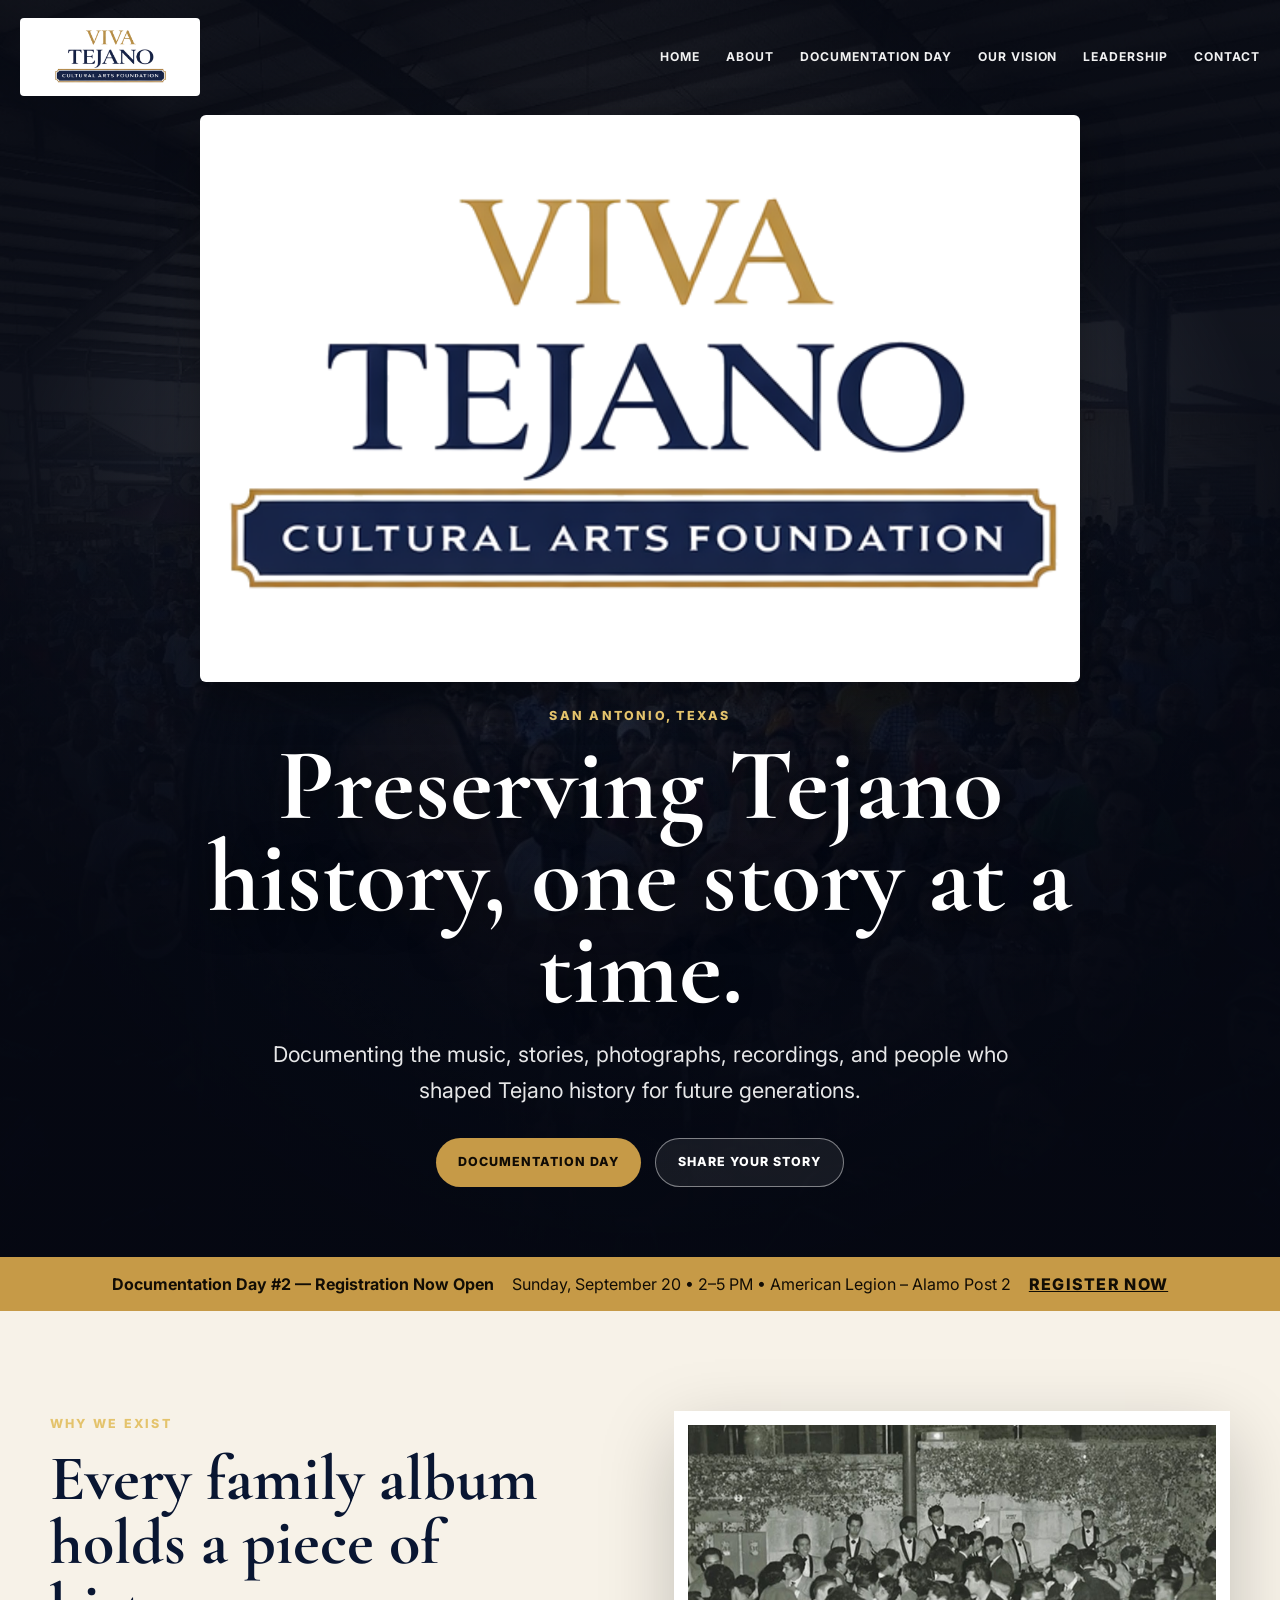
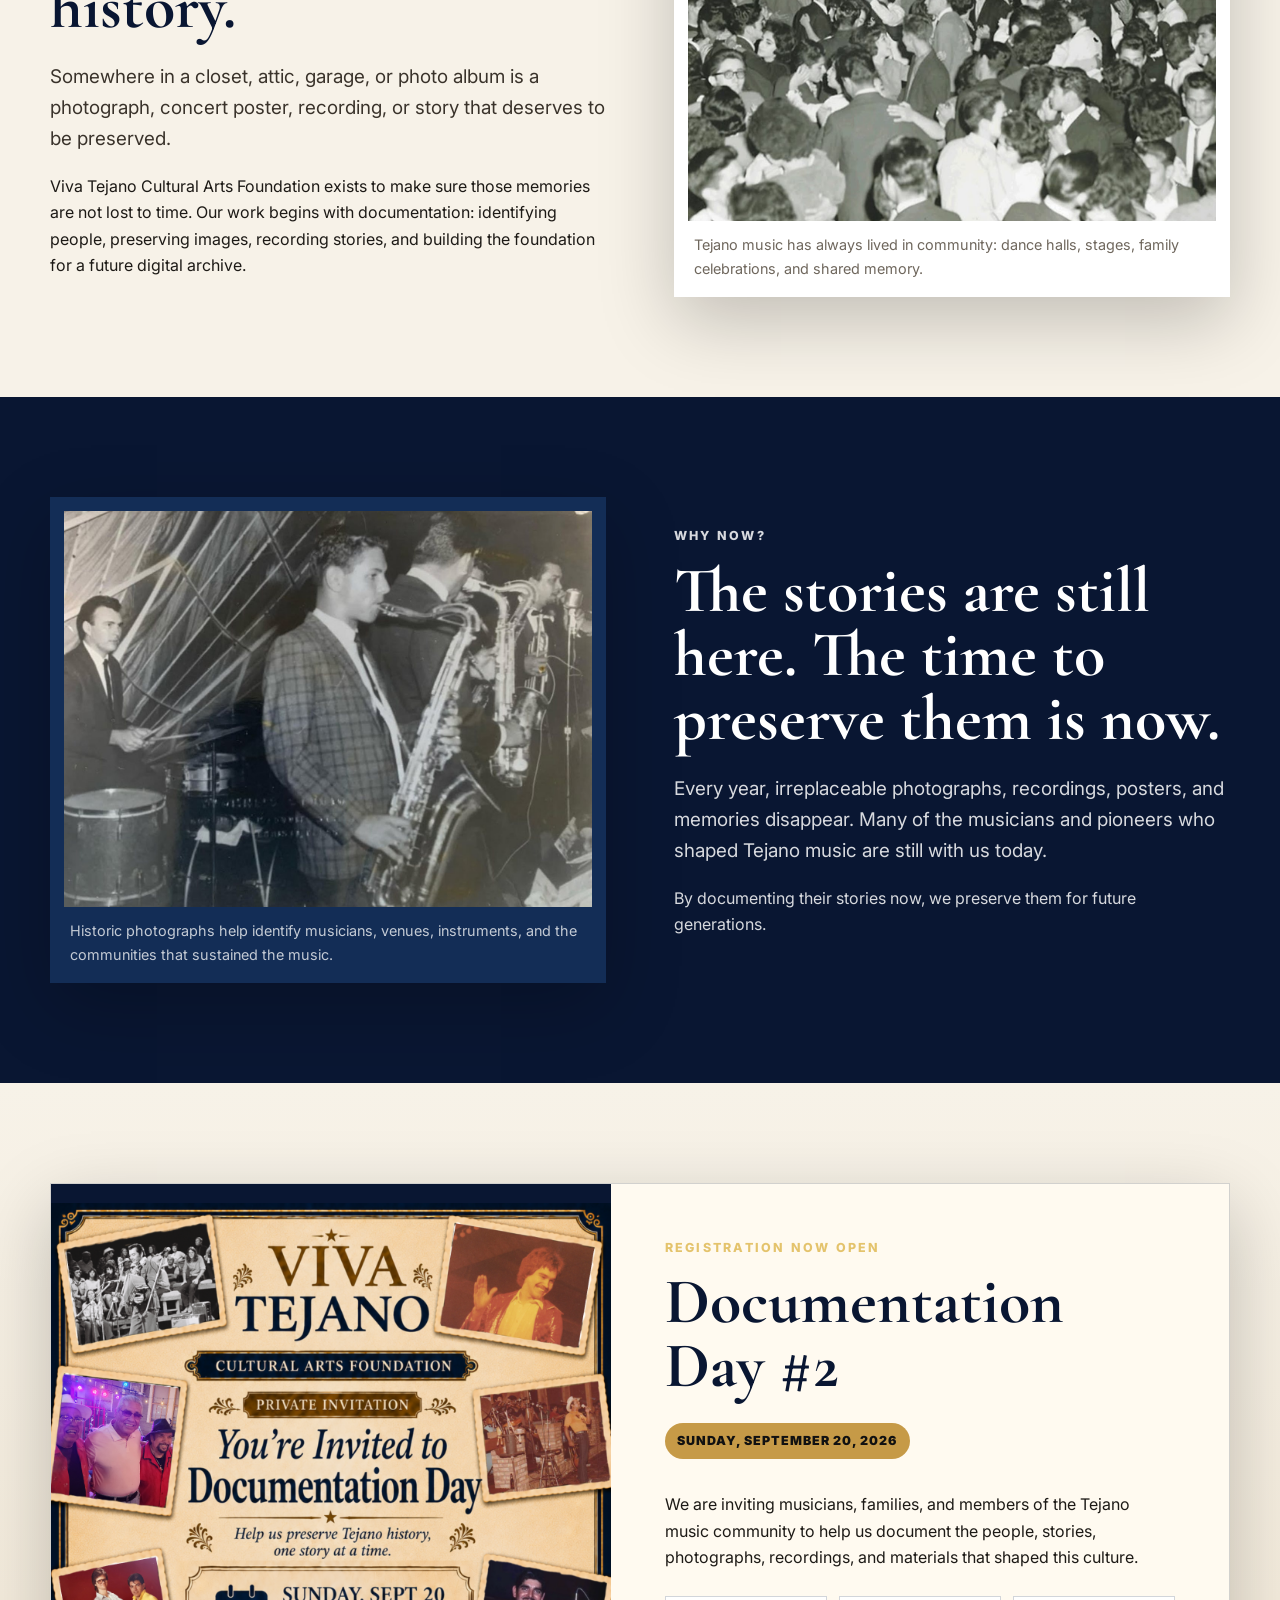
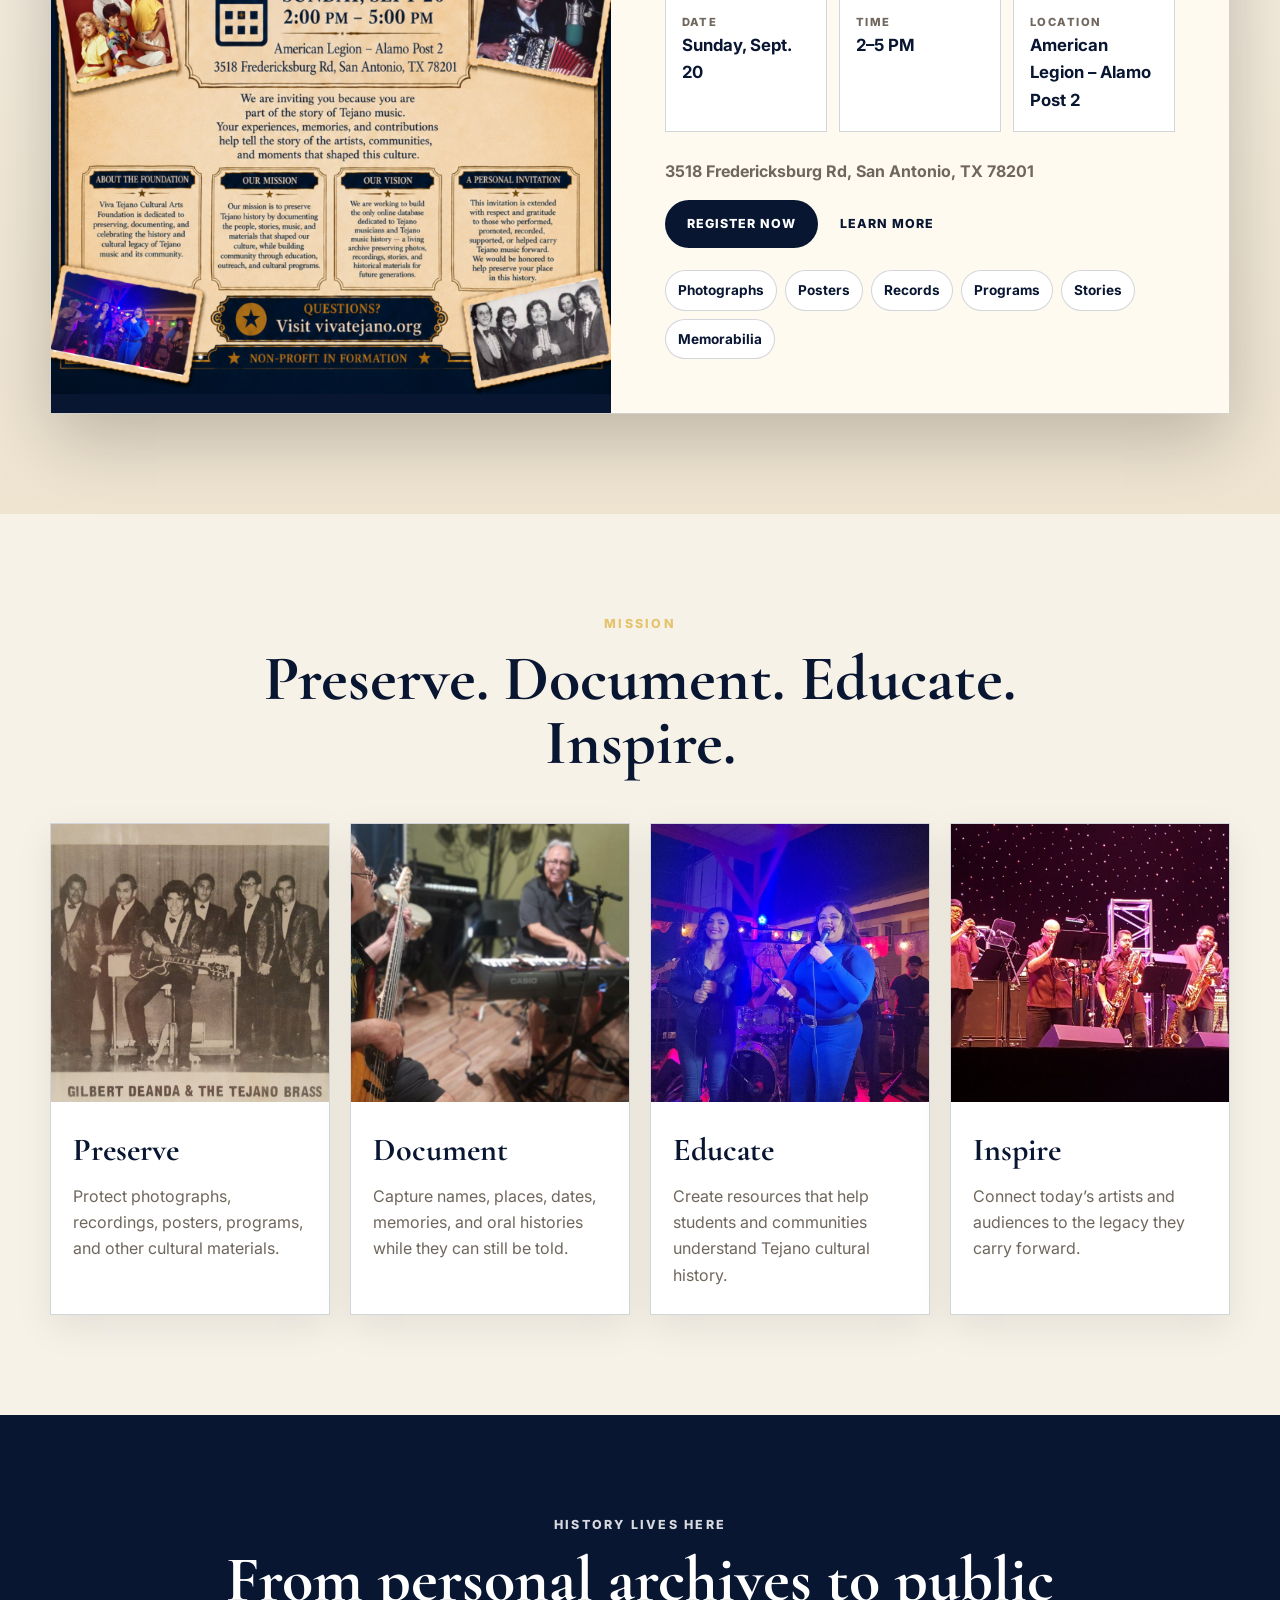
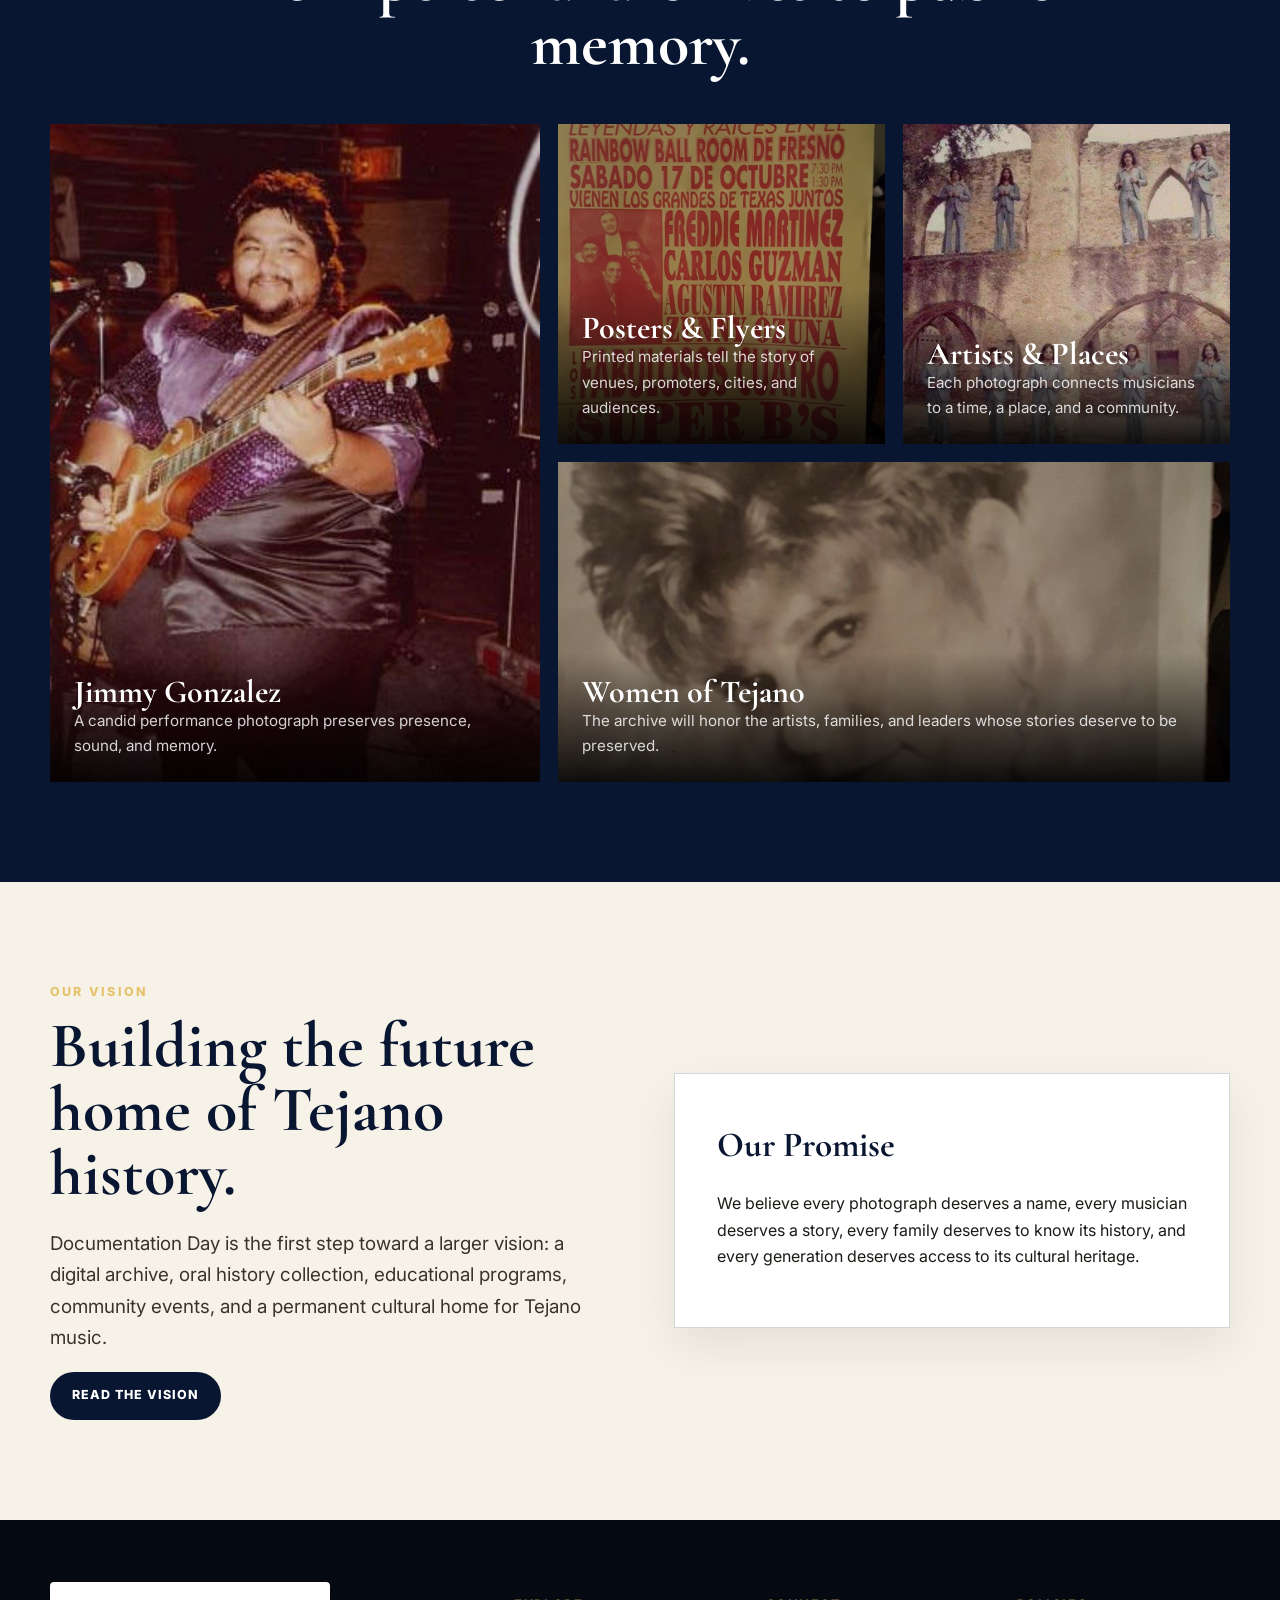
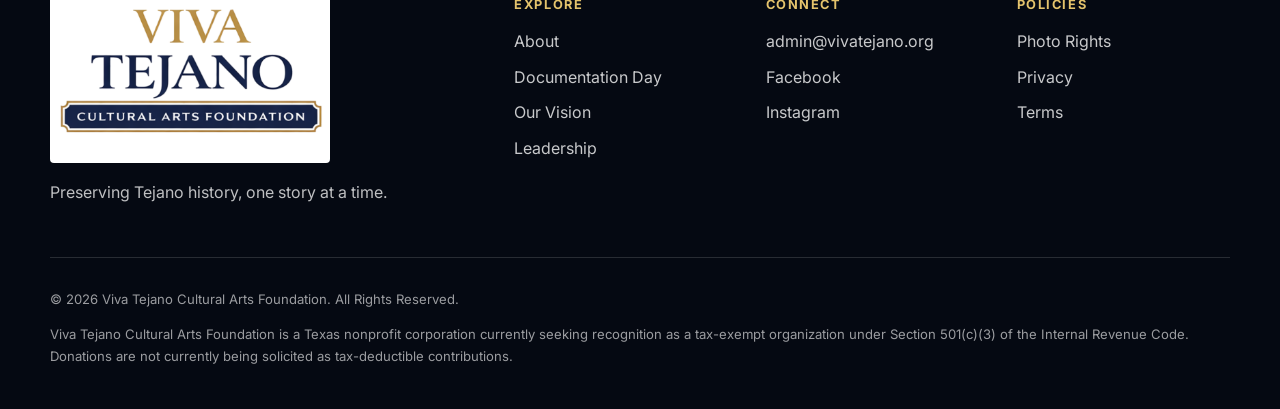
<file: index.html>
<!doctype html>
<html lang="en">
<head>
  <meta charset="utf-8">
  <meta name="viewport" content="width=device-width, initial-scale=1">
  <title>Viva Tejano Cultural Arts Foundation</title>
  <meta name="description" content="Preserving Tejano history, one story at a time.">
  <meta property="og:title" content="Viva Tejano Cultural Arts Foundation">
  <meta property="og:description" content="Preserving Tejano history, one story at a time.">
  <meta property="og:type" content="website">
  <meta property="og:url" content="https://vivatejano.org/">
  <meta property="og:image" content="https://vivatejano.org/assets/images/hero-crowd.jpg">
  <link rel="preconnect" href="https://fonts.googleapis.com">
  <link rel="preconnect" href="https://fonts.gstatic.com" crossorigin>
  <link href="https://fonts.googleapis.com/css2?family=Cormorant+Garamond:wght@500;600;700&family=Inter:wght@400;500;600;700;800&display=swap" rel="stylesheet">
  <link rel="stylesheet" href="css/styles.css">
</head>
<body class="home">

<header class="site-header" data-header>
  <a class="skip-link" href="#main">Skip to content</a>
  <div class="nav-wrap">
    <a class="brand-mark" href="index.html" aria-label="Viva Tejano Cultural Arts Foundation Home">
      <img src="assets/logos/primary-logo.png" alt="Viva Tejano Cultural Arts Foundation">
    </a>
    <button class="nav-toggle" type="button" aria-expanded="false" aria-controls="site-nav" data-nav-toggle>
      <span>Menu</span>
    </button>
    <nav class="site-nav" id="site-nav" aria-label="Primary navigation" data-nav>
      <a href="index.html">Home</a>
      <a href="about.html">About</a>
      <a href="documentation-day.html">Documentation Day</a>
      <a href="vision.html">Our Vision</a>
      <a href="leadership.html">Leadership</a>
      <a href="contact.html">Contact</a>
    </nav>
  </div>
</header>

<main id="main">

<section class="hero home-hero" aria-label="Homepage introduction">
  <img class="hero-bg" src="assets/images/hero-crowd.jpg" alt="A Tejano music artist addressing a large festival crowd from the stage">
  <div class="hero-shade"></div>
  <div class="hero-content reveal">
    <img class="hero-logo" src="assets/logos/primary-logo.png" alt="Viva Tejano Cultural Arts Foundation">
    <p class="kicker">San Antonio, Texas</p>
    <h1>Preserving Tejano history, one story at a time.</h1>
    <p class="hero-copy">Documenting the music, stories, photographs, recordings, and people who shaped Tejano history for future generations.</p>
    <div class="hero-actions">
      <a class="btn btn-gold" href="documentation-day.html">Documentation Day</a>
      <a class="btn btn-outline" href="contact.html">Share Your Story</a>
    </div>
  </div>
</section>

<section class="status-strip"><div class="wrap status-inner"><strong>Documentation Day #2 — Registration Now Open</strong><span>Sunday, September 20 • 2–5 PM • American Legion – Alamo Post 2</span><a href="https://docs.google.com/forms/d/e/1FAIpQLScNRHBWA7QYMVr0e5F_QljNoM5HEZOE-rhLEqzH4D4R8hzjmw/viewform?usp=sharing&ouid=100117023938745160563" target="_blank" rel="noopener">Register Now</a></div></section>

<section class="section story-section">
  <div class="wrap two-col">
    <div class="copy reveal">
      <p class="eyebrow">Why We Exist</p>
      <h2>Every family album holds a piece of history.</h2>
      <p class="lead">Somewhere in a closet, attic, garage, or photo album is a photograph, concert poster, recording, or story that deserves to be preserved.</p>
      <p>Viva Tejano Cultural Arts Foundation exists to make sure those memories are not lost to time. Our work begins with documentation: identifying people, preserving images, recording stories, and building the foundation for a future digital archive.</p>
    </div>
    <figure class="feature-photo reveal">
      <img src="assets/images/dancehall-crowd.jpg" alt="Historic dance hall filled with people dancing to live Tejano music">
      <figcaption>Tejano music has always lived in community: dance halls, stages, family celebrations, and shared memory.</figcaption>
    </figure>
  </div>
</section>

<section class="section navy-section">
  <div class="wrap two-col reverse">
    <figure class="feature-photo reveal">
      <img src="assets/images/vintage-sax.jpg" alt="Vintage black and white performance photo of saxophone players on stage">
      <figcaption>Historic photographs help identify musicians, venues, instruments, and the communities that sustained the music.</figcaption>
    </figure>
    <div class="copy reveal">
      <p class="eyebrow">Why Now?</p>
      <h2>The stories are still here. The time to preserve them is now.</h2>
      <p class="lead">Every year, irreplaceable photographs, recordings, posters, and memories disappear. Many of the musicians and pioneers who shaped Tejano music are still with us today.</p>
      <p>By documenting their stories now, we preserve them for future generations.</p>
    </div>
  </div>
</section>

<section class="section documentation-feature" id="documentation-day">
<div class="wrap event-panel reveal">
<div class="event-image docday-home-poster"><img src="assets/images/documentation-day-sept-20-2026.png" alt="Viva Tejano Documentation Day invitation for September 20, 2026"></div>
<div class="event-copy"><p class="eyebrow">Registration Now Open</p><h2>Documentation Day #2</h2>
<div class="open-badge">Sunday, September 20, 2026</div>
<p>We are inviting musicians, families, and members of the Tejano music community to help us document the people, stories, photographs, recordings, and materials that shaped this culture.</p>
<div class="event-meta"><div><span>Date</span><strong>Sunday, Sept. 20</strong></div><div><span>Time</span><strong>2–5 PM</strong></div><div><span>Location</span><strong>American Legion – Alamo Post 2</strong></div></div>
<p class="event-address">3518 Fredericksburg Rd, San Antonio, TX 78201</p>
<div class="event-actions"><a class="btn btn-dark" href="https://docs.google.com/forms/d/e/1FAIpQLScNRHBWA7QYMVr0e5F_QljNoM5HEZOE-rhLEqzH4D4R8hzjmw/viewform?usp=sharing&ouid=100117023938745160563" target="_blank" rel="noopener">Register Now</a><a class="btn btn-outline-dark" href="documentation-day.html">Learn More</a></div>
<div class="preserve-list"><span>Photographs</span><span>Posters</span><span>Records</span><span>Programs</span><span>Stories</span><span>Memorabilia</span></div>
</div></div></section>

<section class="section mission-section">
  <div class="wrap">
    <div class="section-heading reveal">
      <p class="eyebrow">Mission</p>
      <h2>Preserve. Document. Educate. Inspire.</h2>
    </div>
    <div class="pillar-grid">
      <article class="pillar reveal">
        <img src="assets/images/gilbert-deanda.jpg" alt="Gilbert DeAnda and The Tejano Brass publicity photograph">
        <h3>Preserve</h3>
        <p>Protect photographs, recordings, posters, programs, and other cultural materials.</p>
      </article>
      <article class="pillar reveal">
        <img src="assets/images/studio-session.jpg" alt="Musicians recording together in a studio">
        <h3>Document</h3>
        <p>Capture names, places, dates, memories, and oral histories while they can still be told.</p>
      </article>
      <article class="pillar reveal">
        <img src="assets/images/young-artists.jpg" alt="Young Tejano artists performing on stage">
        <h3>Educate</h3>
        <p>Create resources that help students and communities understand Tejano cultural history.</p>
      </article>
      <article class="pillar reveal">
        <img src="assets/images/modern-stage.jpg" alt="Modern Tejano musicians performing on stage">
        <h3>Inspire</h3>
        <p>Connect today’s artists and audiences to the legacy they carry forward.</p>
      </article>
    </div>
  </div>
</section>

<section class="section exhibit-section navy-section">
  <div class="wrap">
    <div class="section-heading reveal">
      <p class="eyebrow">History Lives Here</p>
      <h2>From personal archives to public memory.</h2>
    </div>
    <div class="exhibit-grid">
      <figure class="exhibit-card tall reveal">
        <img src="assets/images/jimmy-gonzalez.jpg" alt="Jimmy Gonzalez of Grupo Mazz smiling while playing guitar">
        <figcaption><strong>Jimmy Gonzalez</strong><span>A candid performance photograph preserves presence, sound, and memory.</span></figcaption>
      </figure>
      <figure class="exhibit-card reveal">
        <img src="assets/images/rainbow-poster.jpg" alt="Vintage Rainbow Ballroom Fresno Tejano concert poster">
        <figcaption><strong>Posters & Flyers</strong><span>Printed materials tell the story of venues, promoters, cities, and audiences.</span></figcaption>
      </figure>
      <figure class="exhibit-card reveal">
        <img src="assets/images/latin-breed-mission.jpg" alt="The Latin Breed posed at a historic mission">
        <figcaption><strong>Artists & Places</strong><span>Each photograph connects musicians to a time, a place, and a community.</span></figcaption>
      </figure>
      <figure class="exhibit-card wide reveal">
        <img src="assets/images/laura-canales.jpg" alt="Vintage promotional image of Laura Canales">
        <figcaption><strong>Women of Tejano</strong><span>The archive will honor the artists, families, and leaders whose stories deserve to be preserved.</span></figcaption>
      </figure>
    </div>
  </div>
</section>

<section class="section vision-preview">
  <div class="wrap two-col">
    <div class="copy reveal">
      <p class="eyebrow">Our Vision</p>
      <h2>Building the future home of Tejano history.</h2>
      <p class="lead">Documentation Day is the first step toward a larger vision: a digital archive, oral history collection, educational programs, community events, and a permanent cultural home for Tejano music.</p>
      <a class="btn btn-dark" href="vision.html">Read the Vision</a>
    </div>
    <div class="promise-card reveal">
      <h3>Our Promise</h3>
      <p>We believe every photograph deserves a name, every musician deserves a story, every family deserves to know its history, and every generation deserves access to its cultural heritage.</p>
    </div>
  </div>
</section>

</main>

<footer class="site-footer">
  <div class="footer-inner">
    <div class="footer-brand">
      <img src="assets/logos/primary-logo.png" alt="Viva Tejano Cultural Arts Foundation">
      <p>Preserving Tejano history, one story at a time.</p>
    </div>
    <div class="footer-col">
      <h3>Explore</h3>
      <a href="about.html">About</a>
      <a href="documentation-day.html">Documentation Day</a>
      <a href="vision.html">Our Vision</a>
      <a href="leadership.html">Leadership</a>
    </div>
    <div class="footer-col">
      <h3>Connect</h3>
      <a href="mailto:admin@vivatejano.org">admin@vivatejano.org</a>
      <a href="https://www.facebook.com/vivatejanofoundation">Facebook</a>
      <a href="https://www.instagram.com/vivatejanofoundation">Instagram</a>
    </div>
    <div class="footer-col">
      <h3>Policies</h3>
      <a href="photo-rights.html">Photo Rights</a>
      <a href="privacy.html">Privacy</a>
      <a href="terms.html">Terms</a>
    </div>
  </div>
  <div class="legal">
    <p>© 2026 Viva Tejano Cultural Arts Foundation. All Rights Reserved.</p>
    <p>Viva Tejano Cultural Arts Foundation is a Texas nonprofit corporation currently seeking recognition as a tax-exempt organization under Section 501(c)(3) of the Internal Revenue Code. Donations are not currently being solicited as tax-deductible contributions.</p>
  </div>
</footer>

<script src="js/script.js"></script>
</body>
</html>
</file>
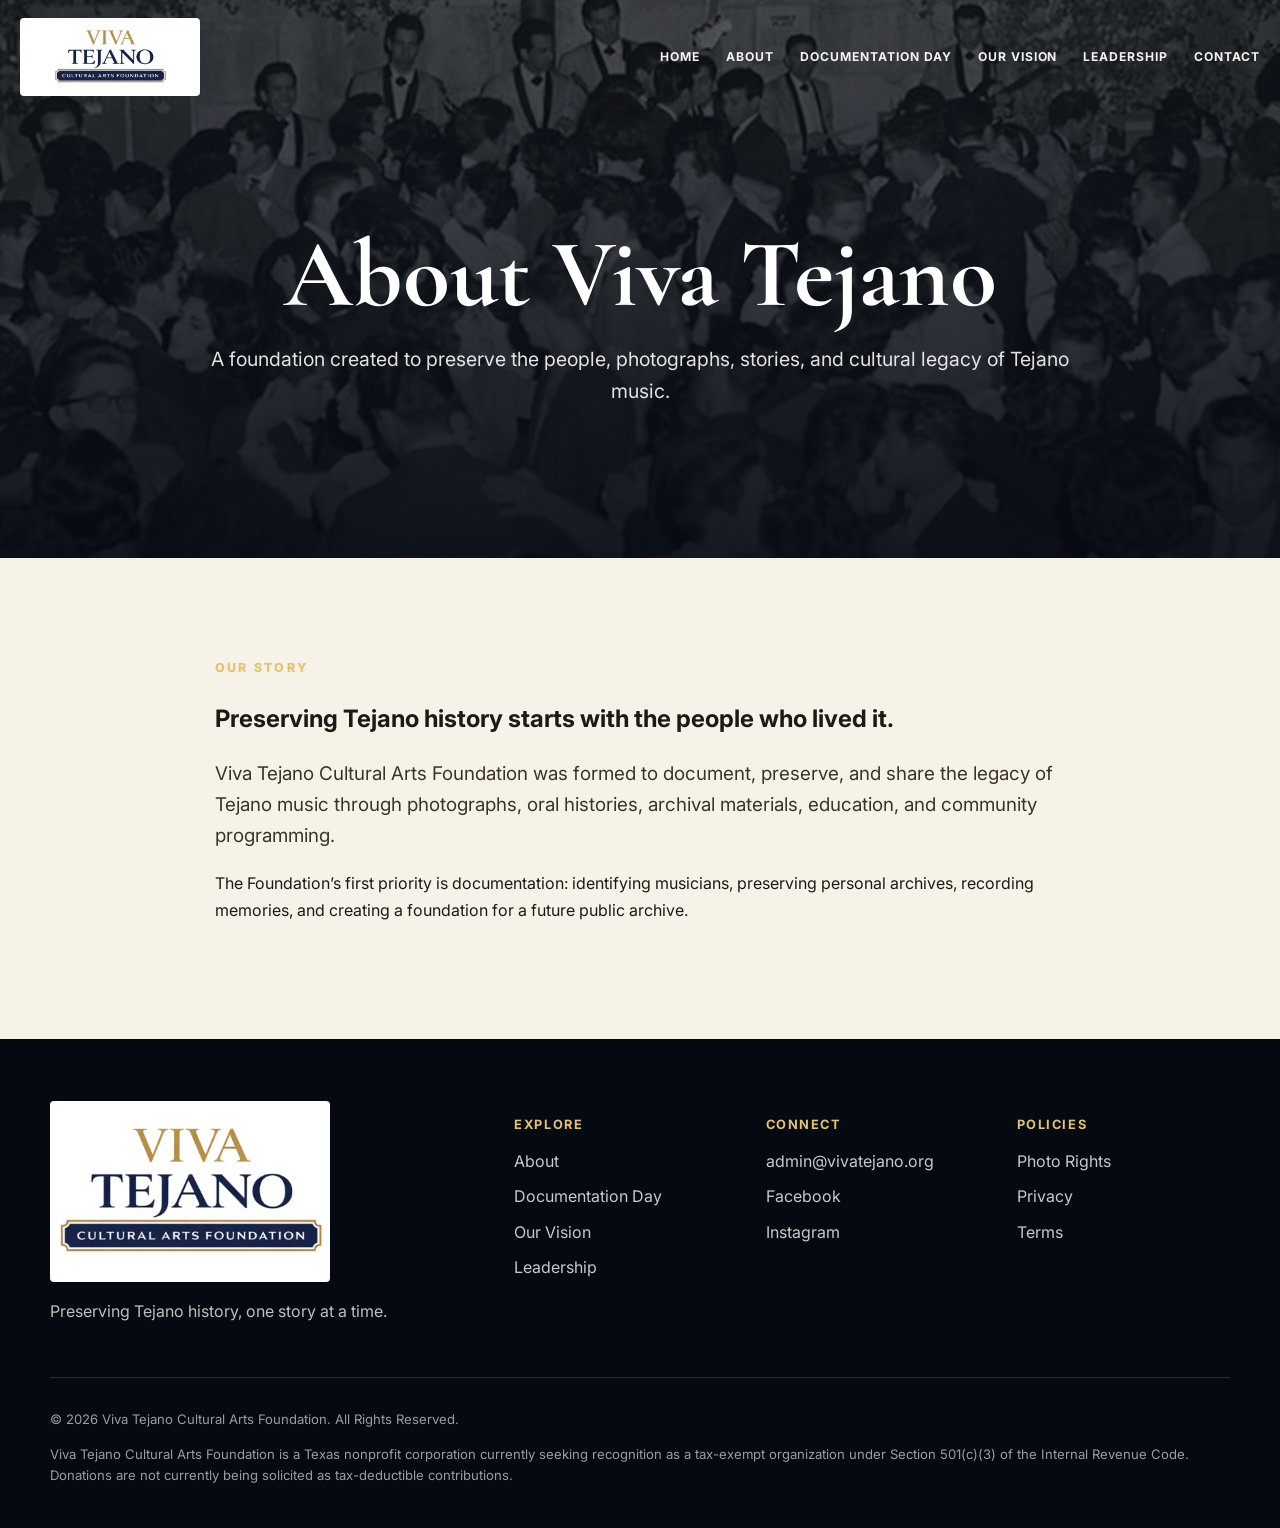
<file: about.html>
<!doctype html>
<html lang="en">
<head>
  <meta charset="utf-8">
  <meta name="viewport" content="width=device-width, initial-scale=1">
  <title>About | Viva Tejano Cultural Arts Foundation</title>
  <meta name="description" content="Preserving Tejano history, one story at a time.">
  <meta property="og:title" content="About | Viva Tejano Cultural Arts Foundation">
  <meta property="og:description" content="Preserving Tejano history, one story at a time.">
  <meta property="og:type" content="website">
  <meta property="og:url" content="https://vivatejano.org/">
  <meta property="og:image" content="https://vivatejano.org/assets/images/hero-crowd.jpg">
  <link rel="preconnect" href="https://fonts.googleapis.com">
  <link rel="preconnect" href="https://fonts.gstatic.com" crossorigin>
  <link href="https://fonts.googleapis.com/css2?family=Cormorant+Garamond:wght@500;600;700&family=Inter:wght@400;500;600;700;800&display=swap" rel="stylesheet">
  <link rel="stylesheet" href="css/styles.css">
</head>
<body class="">

<header class="site-header" data-header>
  <a class="skip-link" href="#main">Skip to content</a>
  <div class="nav-wrap">
    <a class="brand-mark" href="index.html" aria-label="Viva Tejano Cultural Arts Foundation Home">
      <img src="assets/logos/primary-logo.png" alt="Viva Tejano Cultural Arts Foundation">
    </a>
    <button class="nav-toggle" type="button" aria-expanded="false" aria-controls="site-nav" data-nav-toggle>
      <span>Menu</span>
    </button>
    <nav class="site-nav" id="site-nav" aria-label="Primary navigation" data-nav>
      <a href="index.html">Home</a>
      <a href="about.html">About</a>
      <a href="documentation-day.html">Documentation Day</a>
      <a href="vision.html">Our Vision</a>
      <a href="leadership.html">Leadership</a>
      <a href="contact.html">Contact</a>
    </nav>
  </div>
</header>

<main id="main">
<section class="page-hero"><img src="assets/images/dancehall-crowd.jpg" alt=""><div class="page-hero-overlay"></div><div class="page-hero-copy"><h1>About Viva Tejano</h1><p>A foundation created to preserve the people, photographs, stories, and cultural legacy of Tejano music.</p></div></section>
<section class="section"><div class="wrap narrow"><p class="eyebrow">Our Story</p><h2>Preserving Tejano history starts with the people who lived it.</h2><p class="lead">Viva Tejano Cultural Arts Foundation was formed to document, preserve, and share the legacy of Tejano music through photographs, oral histories, archival materials, education, and community programming.</p><p>The Foundation’s first priority is documentation: identifying musicians, preserving personal archives, recording memories, and creating a foundation for a future public archive.</p></div></section>
</main>

<footer class="site-footer">
  <div class="footer-inner">
    <div class="footer-brand">
      <img src="assets/logos/primary-logo.png" alt="Viva Tejano Cultural Arts Foundation">
      <p>Preserving Tejano history, one story at a time.</p>
    </div>
    <div class="footer-col">
      <h3>Explore</h3>
      <a href="about.html">About</a>
      <a href="documentation-day.html">Documentation Day</a>
      <a href="vision.html">Our Vision</a>
      <a href="leadership.html">Leadership</a>
    </div>
    <div class="footer-col">
      <h3>Connect</h3>
      <a href="mailto:admin@vivatejano.org">admin@vivatejano.org</a>
      <a href="https://www.facebook.com/vivatejanofoundation">Facebook</a>
      <a href="https://www.instagram.com/vivatejanofoundation">Instagram</a>
    </div>
    <div class="footer-col">
      <h3>Policies</h3>
      <a href="photo-rights.html">Photo Rights</a>
      <a href="privacy.html">Privacy</a>
      <a href="terms.html">Terms</a>
    </div>
  </div>
  <div class="legal">
    <p>© 2026 Viva Tejano Cultural Arts Foundation. All Rights Reserved.</p>
    <p>Viva Tejano Cultural Arts Foundation is a Texas nonprofit corporation currently seeking recognition as a tax-exempt organization under Section 501(c)(3) of the Internal Revenue Code. Donations are not currently being solicited as tax-deductible contributions.</p>
  </div>
</footer>

<script src="js/script.js"></script>
</body>
</html>
</file>
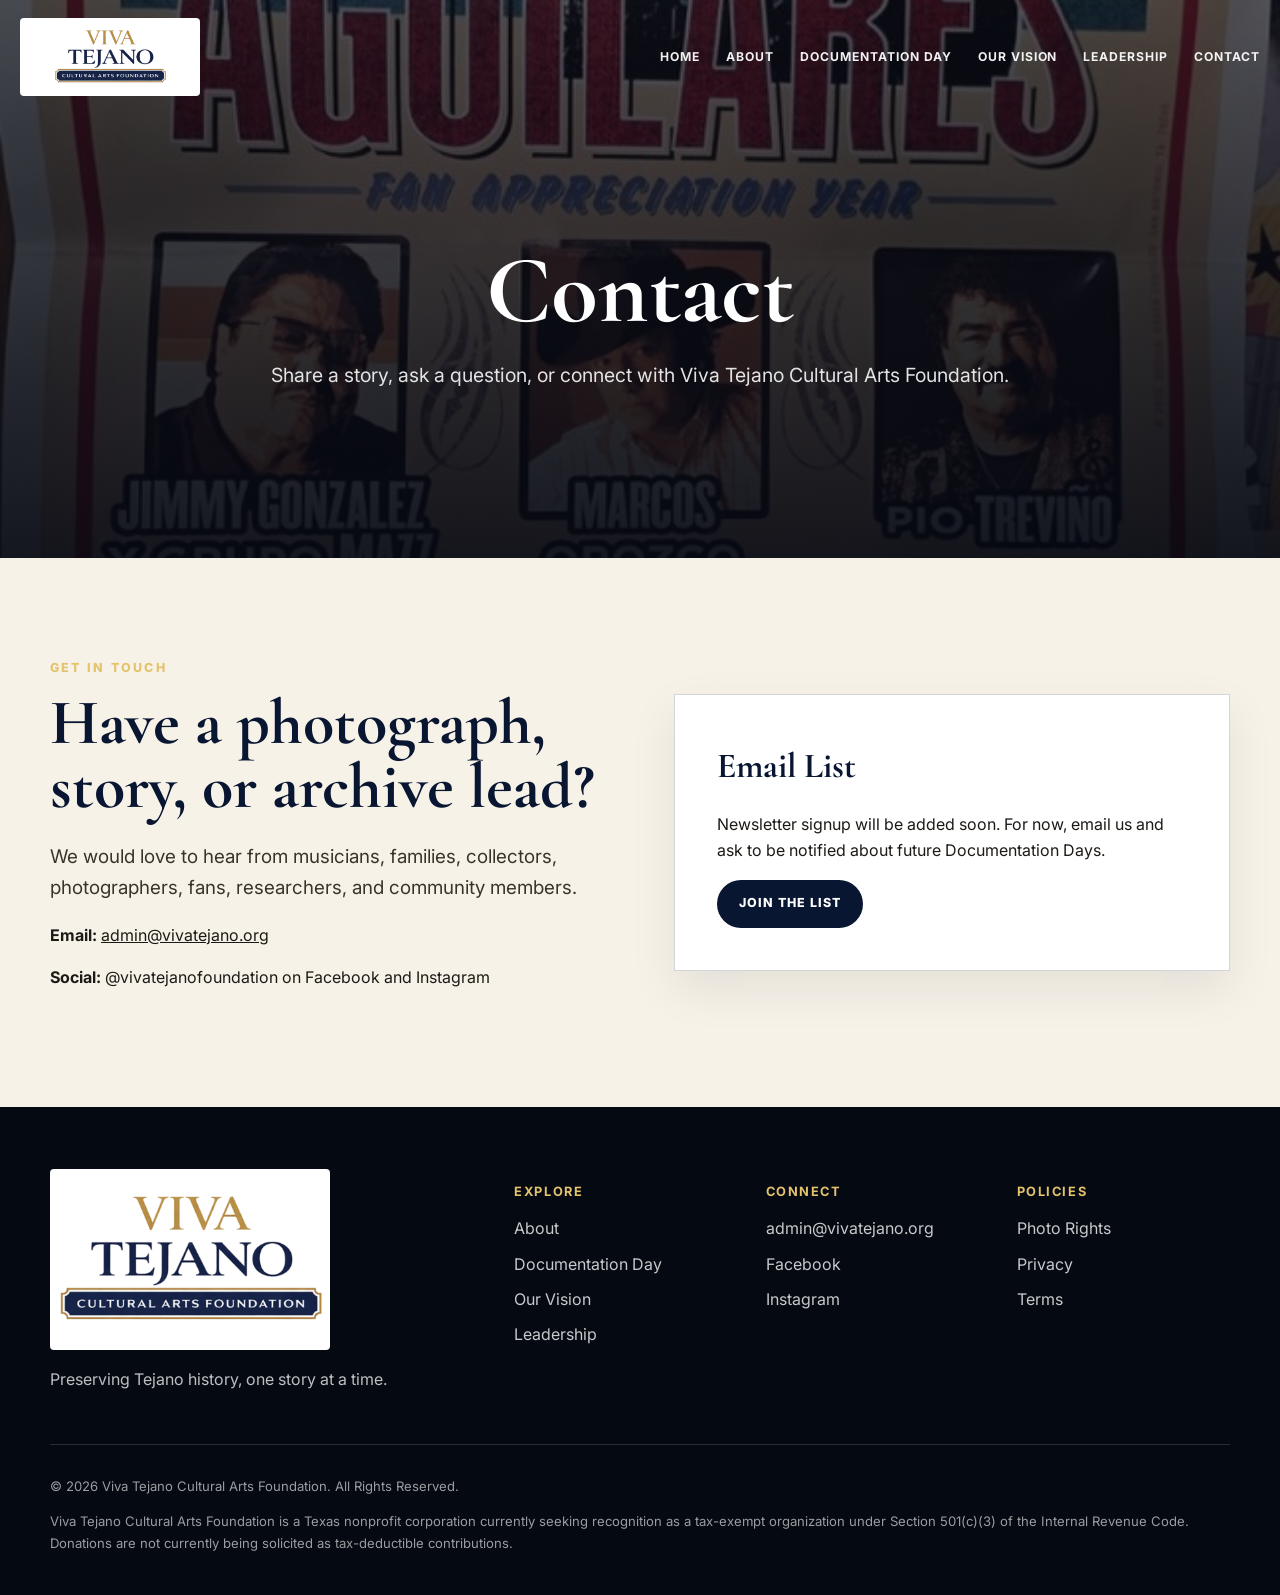
<file: contact.html>
<!doctype html>
<html lang="en">
<head>
  <meta charset="utf-8">
  <meta name="viewport" content="width=device-width, initial-scale=1">
  <title>Contact | Viva Tejano Cultural Arts Foundation</title>
  <meta name="description" content="Preserving Tejano history, one story at a time.">
  <meta property="og:title" content="Contact | Viva Tejano Cultural Arts Foundation">
  <meta property="og:description" content="Preserving Tejano history, one story at a time.">
  <meta property="og:type" content="website">
  <meta property="og:url" content="https://vivatejano.org/">
  <meta property="og:image" content="https://vivatejano.org/assets/images/hero-crowd.jpg">
  <link rel="preconnect" href="https://fonts.googleapis.com">
  <link rel="preconnect" href="https://fonts.gstatic.com" crossorigin>
  <link href="https://fonts.googleapis.com/css2?family=Cormorant+Garamond:wght@500;600;700&family=Inter:wght@400;500;600;700;800&display=swap" rel="stylesheet">
  <link rel="stylesheet" href="css/styles.css">
</head>
<body class="">

<header class="site-header" data-header>
  <a class="skip-link" href="#main">Skip to content</a>
  <div class="nav-wrap">
    <a class="brand-mark" href="index.html" aria-label="Viva Tejano Cultural Arts Foundation Home">
      <img src="assets/logos/primary-logo.png" alt="Viva Tejano Cultural Arts Foundation">
    </a>
    <button class="nav-toggle" type="button" aria-expanded="false" aria-controls="site-nav" data-nav-toggle>
      <span>Menu</span>
    </button>
    <nav class="site-nav" id="site-nav" aria-label="Primary navigation" data-nav>
      <a href="index.html">Home</a>
      <a href="about.html">About</a>
      <a href="documentation-day.html">Documentation Day</a>
      <a href="vision.html">Our Vision</a>
      <a href="leadership.html">Leadership</a>
      <a href="contact.html">Contact</a>
    </nav>
  </div>
</header>

<main id="main">
<section class="page-hero"><img src="assets/images/poster-aguilares.jpg" alt=""><div class="page-hero-overlay"></div><div class="page-hero-copy"><h1>Contact</h1><p>Share a story, ask a question, or connect with Viva Tejano Cultural Arts Foundation.</p></div></section>
<section class="section"><div class="wrap two-col"><div class="copy"><p class="eyebrow">Get in Touch</p><h2>Have a photograph, story, or archive lead?</h2><p class="lead">We would love to hear from musicians, families, collectors, photographers, fans, researchers, and community members.</p><p><strong>Email:</strong> <a href="mailto:admin@vivatejano.org">admin@vivatejano.org</a></p><p><strong>Social:</strong> @vivatejanofoundation on Facebook and Instagram</p></div><div class="info-card"><h3>Email List</h3><p>Newsletter signup will be added soon. For now, email us and ask to be notified about future Documentation Days.</p><a class="btn btn-dark" href="mailto:admin@vivatejano.org?subject=Viva%20Tejano%20Email%20List">Join the List</a></div></div></section>
</main>

<footer class="site-footer">
  <div class="footer-inner">
    <div class="footer-brand">
      <img src="assets/logos/primary-logo.png" alt="Viva Tejano Cultural Arts Foundation">
      <p>Preserving Tejano history, one story at a time.</p>
    </div>
    <div class="footer-col">
      <h3>Explore</h3>
      <a href="about.html">About</a>
      <a href="documentation-day.html">Documentation Day</a>
      <a href="vision.html">Our Vision</a>
      <a href="leadership.html">Leadership</a>
    </div>
    <div class="footer-col">
      <h3>Connect</h3>
      <a href="mailto:admin@vivatejano.org">admin@vivatejano.org</a>
      <a href="https://www.facebook.com/vivatejanofoundation">Facebook</a>
      <a href="https://www.instagram.com/vivatejanofoundation">Instagram</a>
    </div>
    <div class="footer-col">
      <h3>Policies</h3>
      <a href="photo-rights.html">Photo Rights</a>
      <a href="privacy.html">Privacy</a>
      <a href="terms.html">Terms</a>
    </div>
  </div>
  <div class="legal">
    <p>© 2026 Viva Tejano Cultural Arts Foundation. All Rights Reserved.</p>
    <p>Viva Tejano Cultural Arts Foundation is a Texas nonprofit corporation currently seeking recognition as a tax-exempt organization under Section 501(c)(3) of the Internal Revenue Code. Donations are not currently being solicited as tax-deductible contributions.</p>
  </div>
</footer>

<script src="js/script.js"></script>
</body>
</html>
</file>
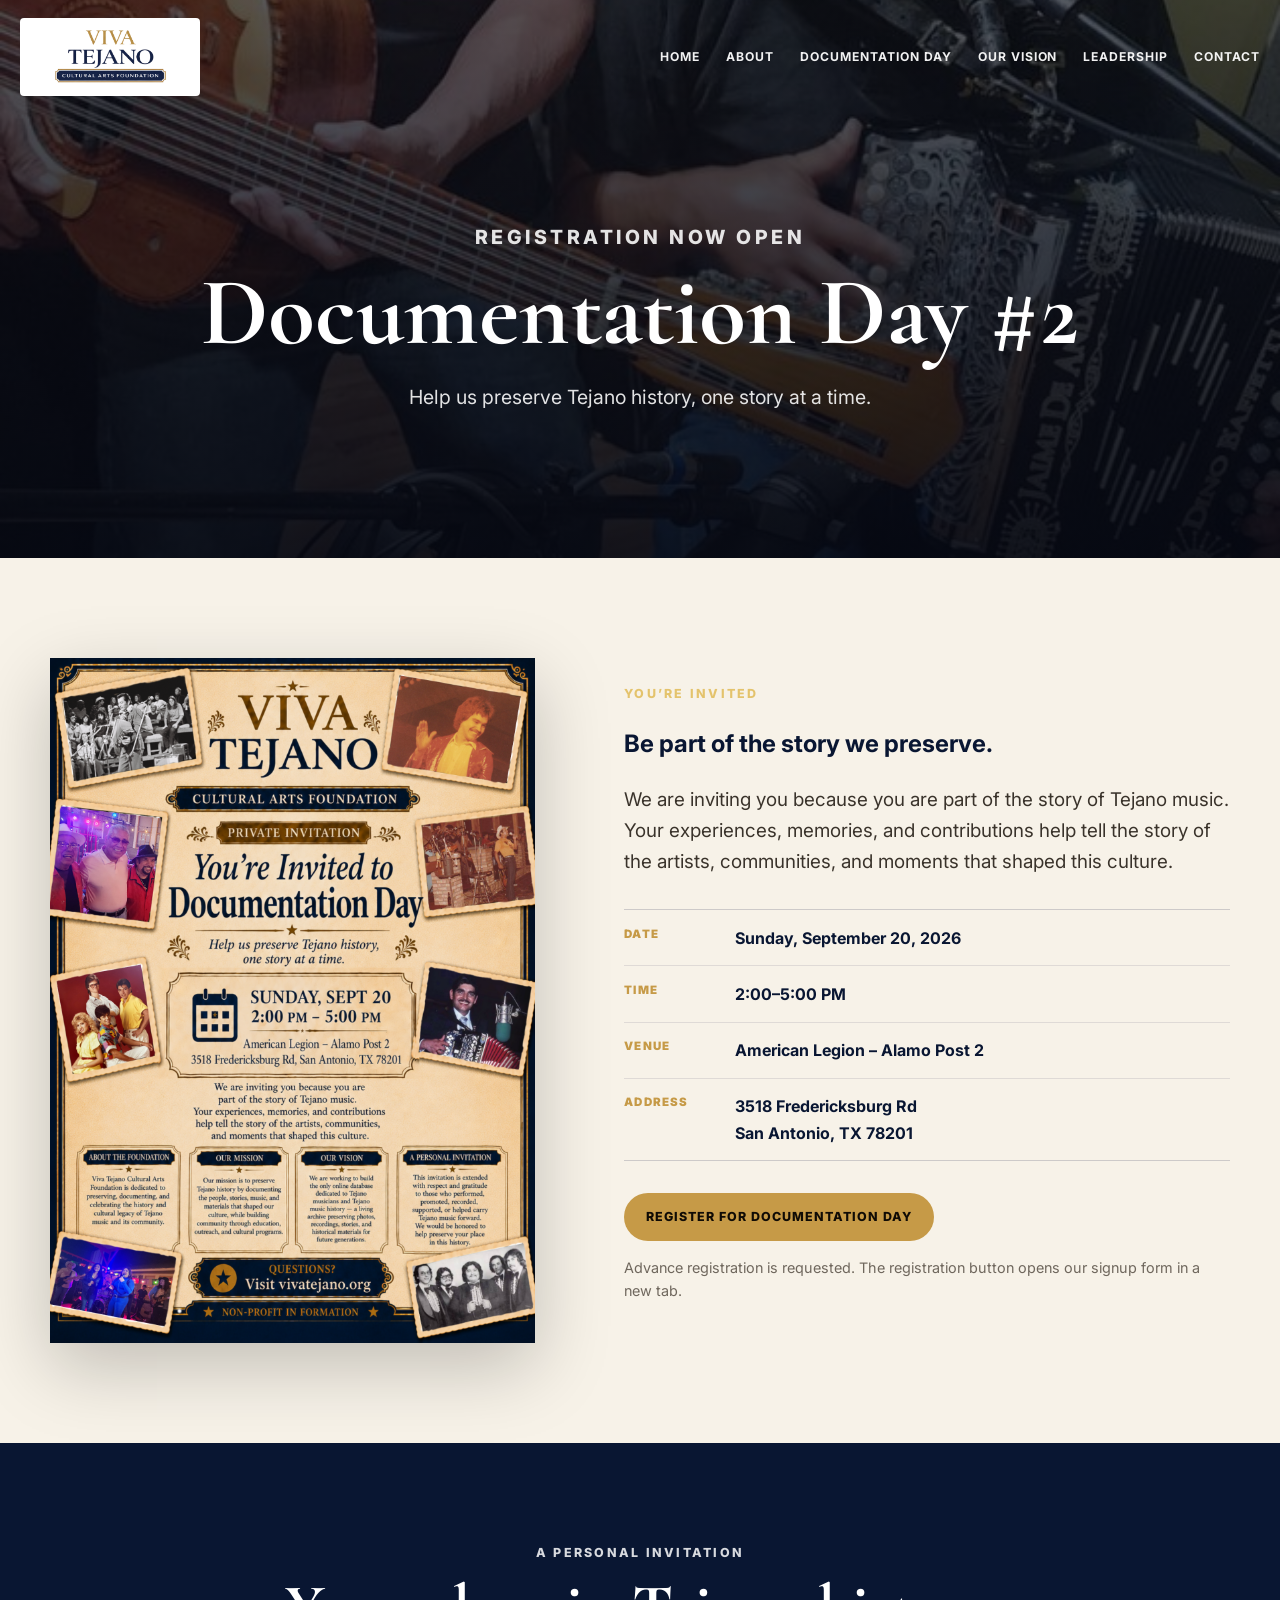
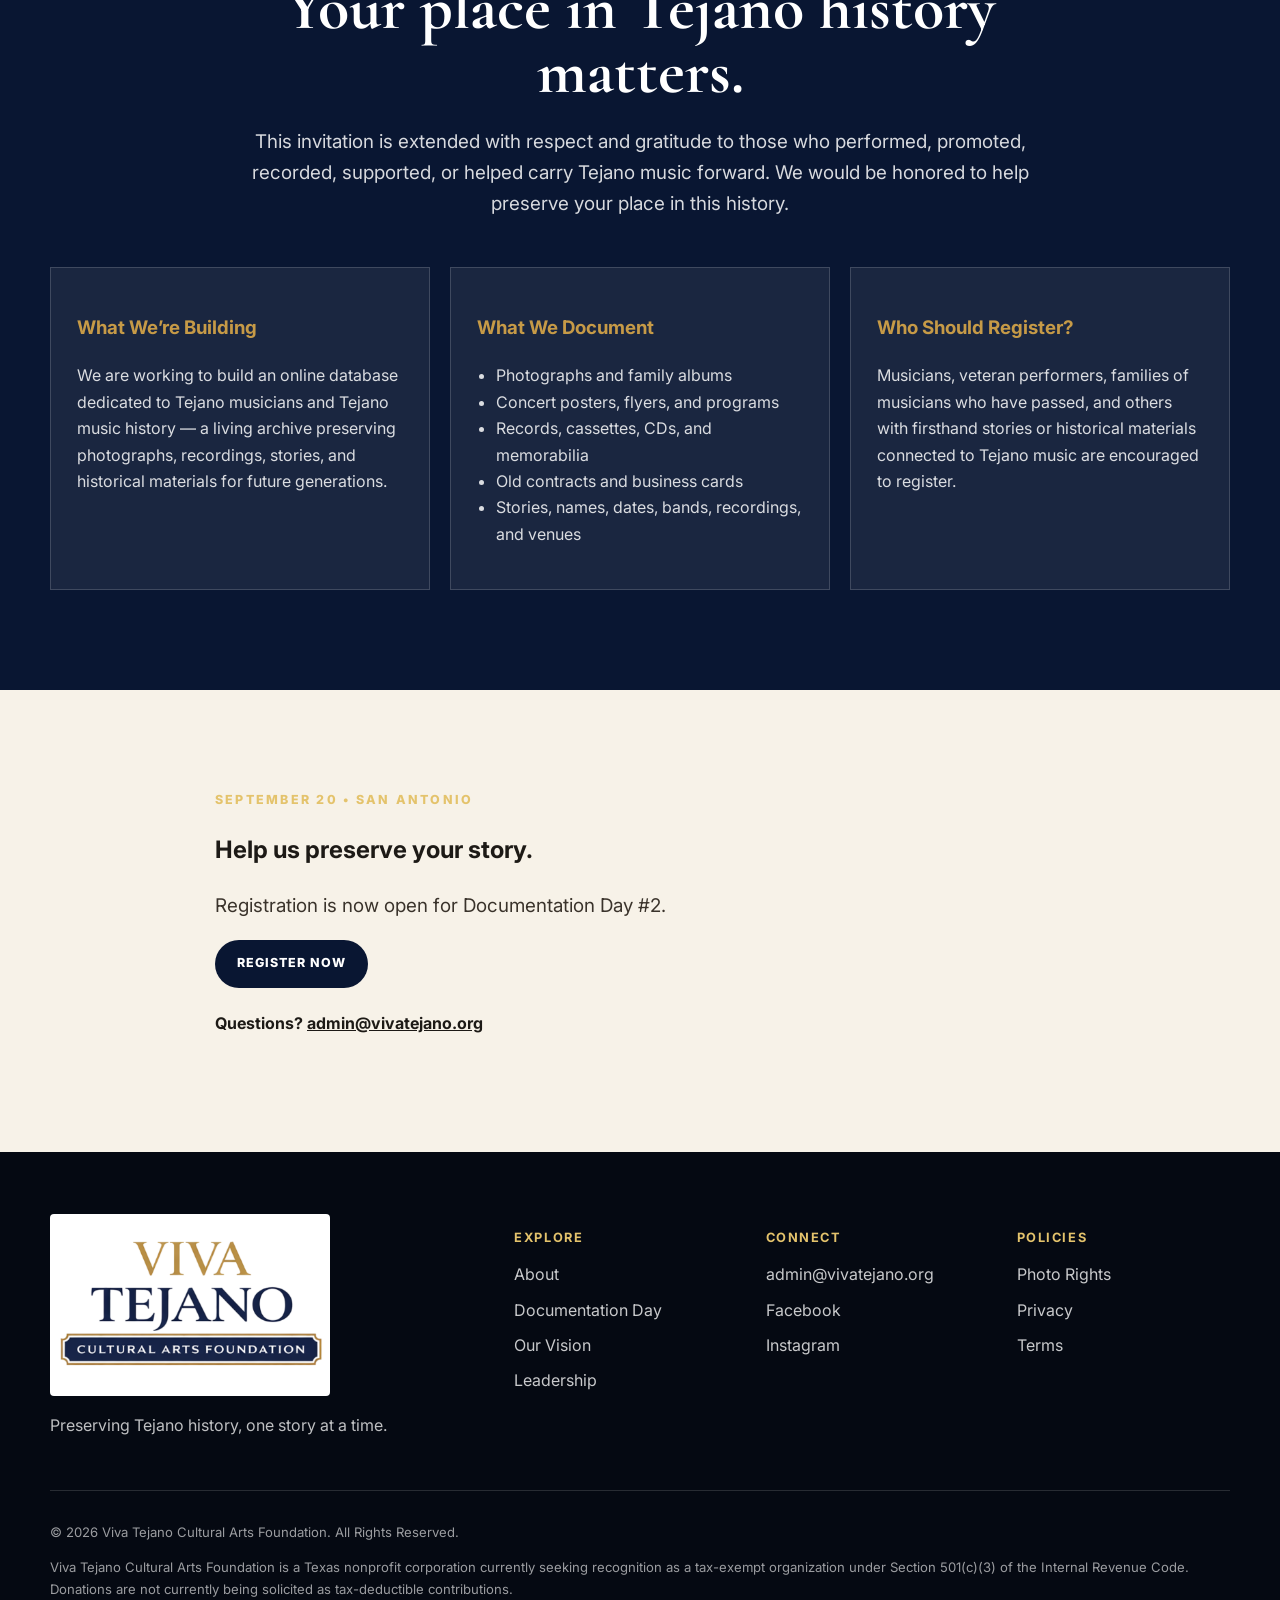
<file: documentation-day.html>
<!doctype html>
<html lang="en">
<head>
  <meta charset="utf-8">
  <meta name="viewport" content="width=device-width, initial-scale=1">
  <title>Documentation Day | Viva Tejano Cultural Arts Foundation</title>
  <meta name="description" content="Register for Viva Tejano Documentation Day #2 on Sunday, September 20, 2026 in San Antonio, Texas.">
  <meta property="og:title" content="Documentation Day | Viva Tejano Cultural Arts Foundation">
  <meta property="og:description" content="Preserving Tejano history, one story at a time.">
  <meta property="og:type" content="website">
  <meta property="og:url" content="https://vivatejano.org/documentation-day.html">
  <meta property="og:image" content="https://vivatejano.org/assets/images/documentation-day-sept-20-2026.png">
  <link rel="preconnect" href="https://fonts.googleapis.com">
  <link rel="preconnect" href="https://fonts.gstatic.com" crossorigin>
  <link href="https://fonts.googleapis.com/css2?family=Cormorant+Garamond:wght@500;600;700&family=Inter:wght@400;500;600;700;800&display=swap" rel="stylesheet">
  <link rel="stylesheet" href="css/styles.css">
</head>
<body class="">

<header class="site-header" data-header>
  <a class="skip-link" href="#main">Skip to content</a>
  <div class="nav-wrap">
    <a class="brand-mark" href="index.html" aria-label="Viva Tejano Cultural Arts Foundation Home">
      <img src="assets/logos/primary-logo.png" alt="Viva Tejano Cultural Arts Foundation">
    </a>
    <button class="nav-toggle" type="button" aria-expanded="false" aria-controls="site-nav" data-nav-toggle>
      <span>Menu</span>
    </button>
    <nav class="site-nav" id="site-nav" aria-label="Primary navigation" data-nav>
      <a href="index.html">Home</a>
      <a href="about.html">About</a>
      <a href="documentation-day.html">Documentation Day</a>
      <a href="vision.html">Our Vision</a>
      <a href="leadership.html">Leadership</a>
      <a href="contact.html">Contact</a>
    </nav>
  </div>
</header>

<main id="main">
<section class="page-hero"><img src="assets/images/documentation-studio.jpg" alt=""><div class="page-hero-overlay"></div><div class="page-hero-copy"><p class="eyebrow">Registration Now Open</p><h1>Documentation Day #2</h1><p>Help us preserve Tejano history, one story at a time.</p></div></section>
<section class="section"><div class="wrap docday-grid">
<div class="docday-poster"><img src="assets/images/documentation-day-sept-20-2026.png" alt="Private invitation for Viva Tejano Documentation Day, Sunday September 20, 2026, 2 to 5 PM"></div>
<div class="docday-details"><p class="eyebrow">You’re Invited</p><h2>Be part of the story we preserve.</h2>
<p class="lead">We are inviting you because you are part of the story of Tejano music. Your experiences, memories, and contributions help tell the story of the artists, communities, and moments that shaped this culture.</p>
<div class="docday-card"><div><span>Date</span><strong>Sunday, September 20, 2026</strong></div><div><span>Time</span><strong>2:00–5:00 PM</strong></div><div><span>Venue</span><strong>American Legion – Alamo Post 2</strong></div><div><span>Address</span><strong>3518 Fredericksburg Rd<br>San Antonio, TX 78201</strong></div></div>
<a class="btn btn-gold" href="https://docs.google.com/forms/d/e/1FAIpQLScNRHBWA7QYMVr0e5F_QljNoM5HEZOE-rhLEqzH4D4R8hzjmw/viewform?usp=sharing&ouid=100117023938745160563" target="_blank" rel="noopener">Register for Documentation Day</a>
<p class="registration-note">Advance registration is requested. The registration button opens our signup form in a new tab.</p></div></div></section>
<section class="section navy-section"><div class="wrap"><div class="section-heading"><p class="eyebrow">A Personal Invitation</p><h2>Your place in Tejano history matters.</h2><p class="lead">This invitation is extended with respect and gratitude to those who performed, promoted, recorded, supported, or helped carry Tejano music forward. We would be honored to help preserve your place in this history.</p></div>
<div class="docday-info">
<article><h3>What We’re Building</h3><p>We are working to build an online database dedicated to Tejano musicians and Tejano music history — a living archive preserving photographs, recordings, stories, and historical materials for future generations.</p></article>
<article><h3>What We Document</h3><ul><li>Photographs and family albums</li><li>Concert posters, flyers, and programs</li><li>Records, cassettes, CDs, and memorabilia</li><li>Old contracts and business cards</li><li>Stories, names, dates, bands, recordings, and venues</li></ul></article>
<article><h3>Who Should Register?</h3><p>Musicians, veteran performers, families of musicians who have passed, and others with firsthand stories or historical materials connected to Tejano music are encouraged to register.</p></article>
</div></div></section>
<section class="section"><div class="wrap narrow center"><p class="eyebrow">September 20 • San Antonio</p><h2>Help us preserve your story.</h2><p class="lead">Registration is now open for Documentation Day #2.</p><a class="btn btn-dark" href="https://docs.google.com/forms/d/e/1FAIpQLScNRHBWA7QYMVr0e5F_QljNoM5HEZOE-rhLEqzH4D4R8hzjmw/viewform?usp=sharing&ouid=100117023938745160563" target="_blank" rel="noopener">Register Now</a><p class="docday-contact">Questions? <a href="mailto:admin@vivatejano.org">admin@vivatejano.org</a></p></div></section>
</main>

<footer class="site-footer">
  <div class="footer-inner">
    <div class="footer-brand">
      <img src="assets/logos/primary-logo.png" alt="Viva Tejano Cultural Arts Foundation">
      <p>Preserving Tejano history, one story at a time.</p>
    </div>
    <div class="footer-col">
      <h3>Explore</h3>
      <a href="about.html">About</a>
      <a href="documentation-day.html">Documentation Day</a>
      <a href="vision.html">Our Vision</a>
      <a href="leadership.html">Leadership</a>
    </div>
    <div class="footer-col">
      <h3>Connect</h3>
      <a href="mailto:admin@vivatejano.org">admin@vivatejano.org</a>
      <a href="https://www.facebook.com/vivatejanofoundation">Facebook</a>
      <a href="https://www.instagram.com/vivatejanofoundation">Instagram</a>
    </div>
    <div class="footer-col">
      <h3>Policies</h3>
      <a href="photo-rights.html">Photo Rights</a>
      <a href="privacy.html">Privacy</a>
      <a href="terms.html">Terms</a>
    </div>
  </div>
  <div class="legal">
    <p>© 2026 Viva Tejano Cultural Arts Foundation. All Rights Reserved.</p>
    <p>Viva Tejano Cultural Arts Foundation is a Texas nonprofit corporation currently seeking recognition as a tax-exempt organization under Section 501(c)(3) of the Internal Revenue Code. Donations are not currently being solicited as tax-deductible contributions.</p>
  </div>
</footer>

<script src="js/script.js"></script>
</body>
</html>
</file>
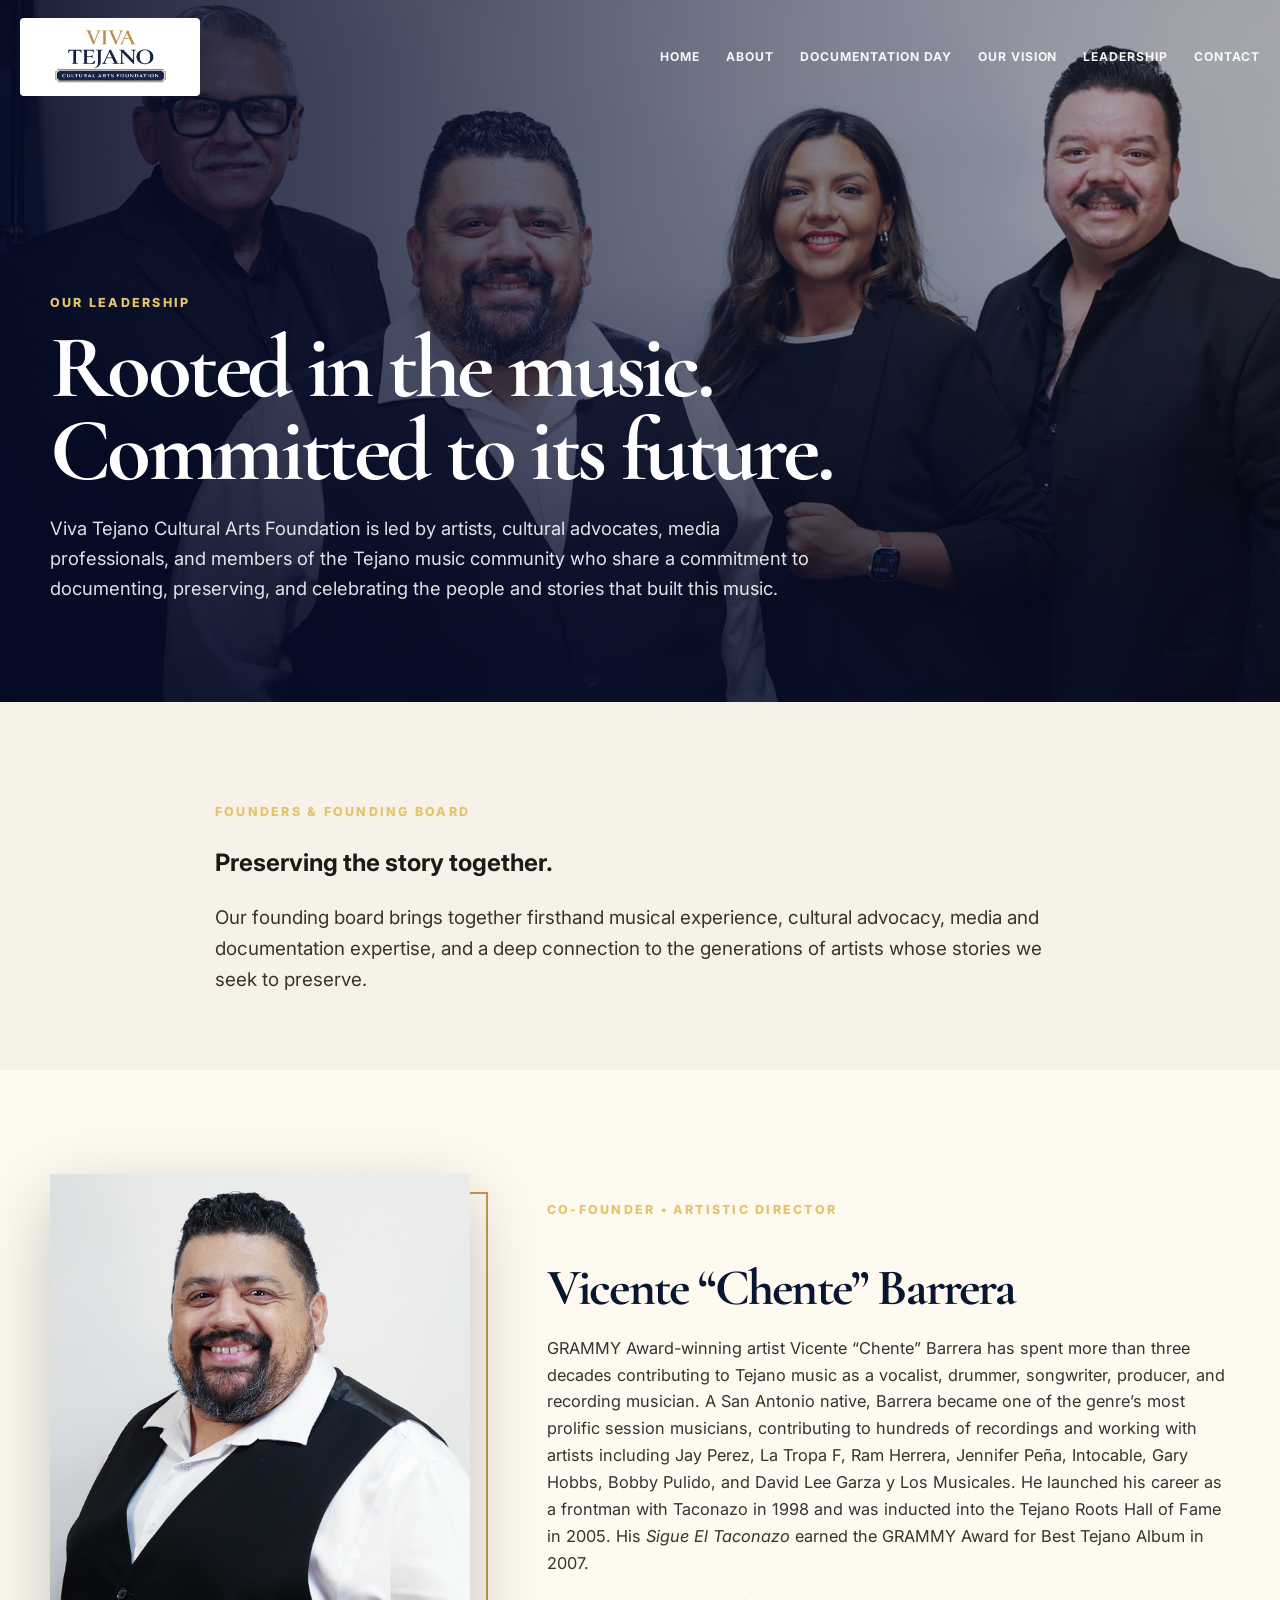
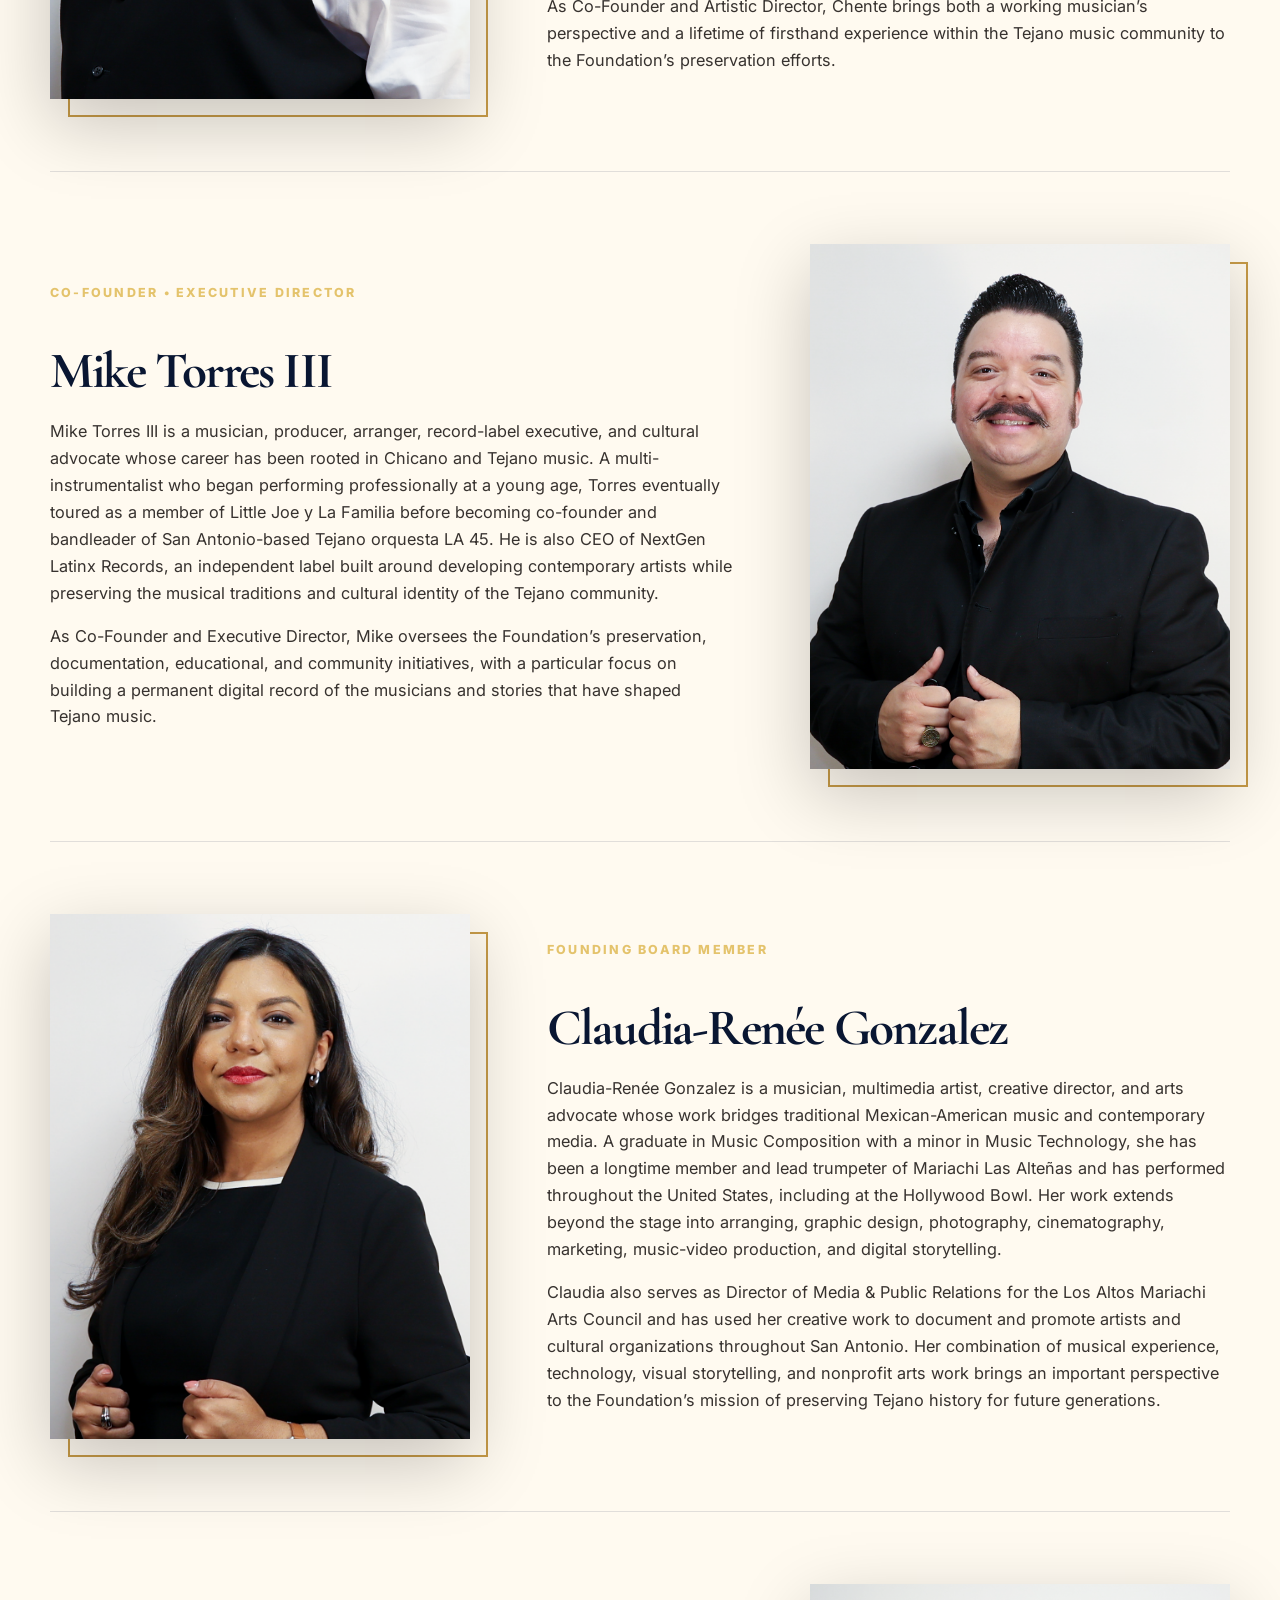
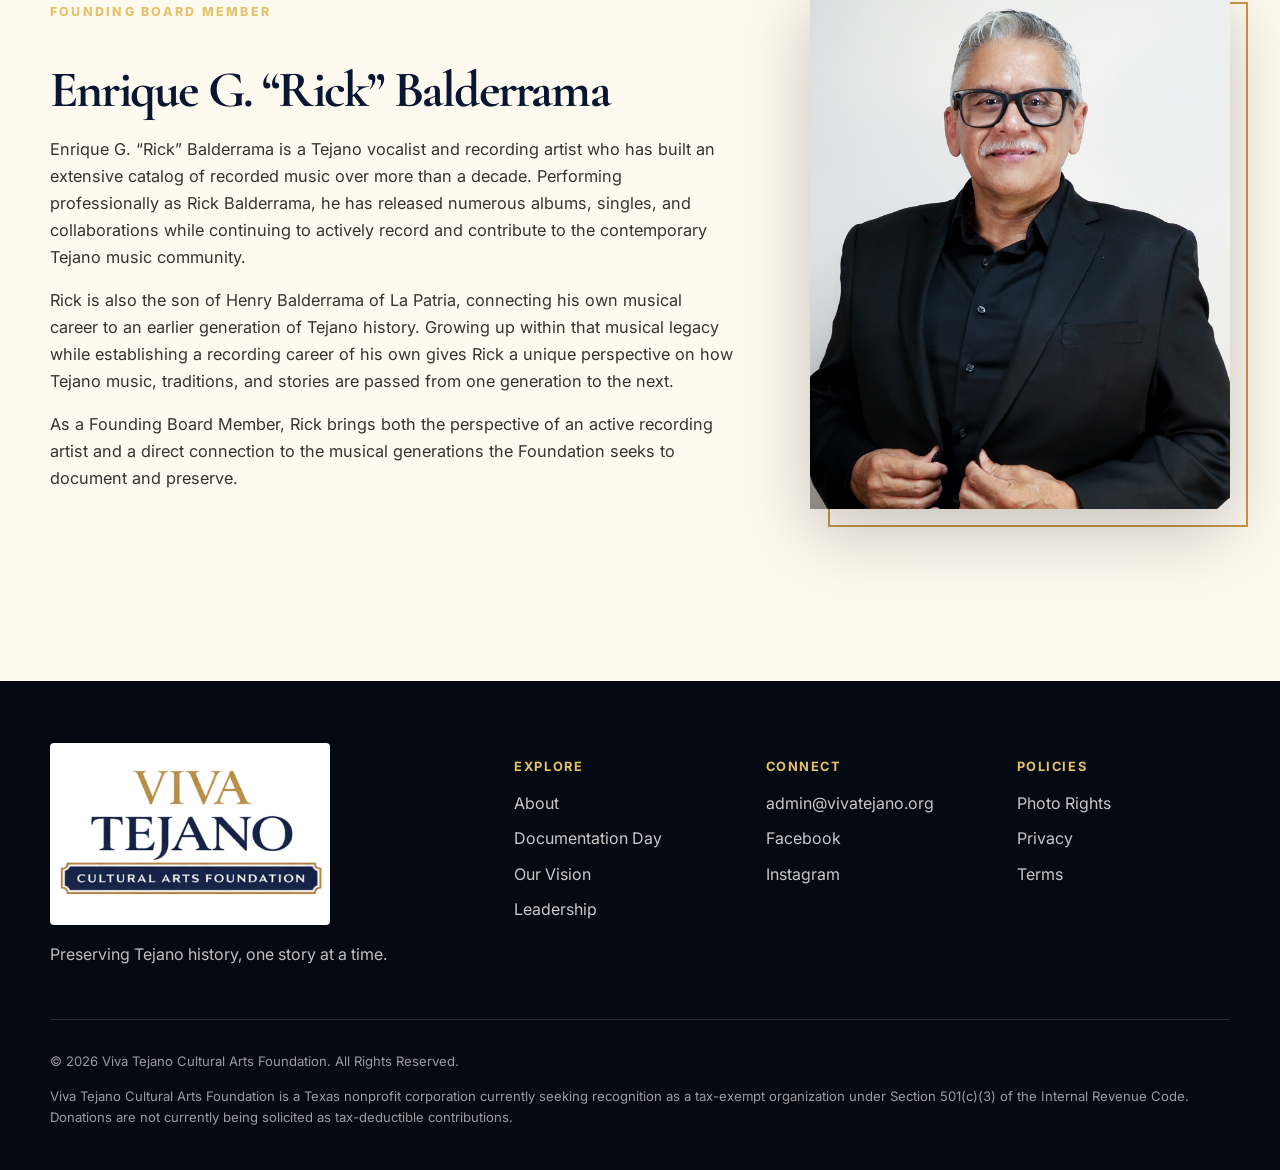
<file: leadership.html>
<!doctype html>
<html lang="en">
<head>
  <meta charset="utf-8">
  <meta name="viewport" content="width=device-width, initial-scale=1">
  <title>Leadership | Viva Tejano Cultural Arts Foundation</title>
  <meta name="description" content="Meet the founders and founding Board of Directors of Viva Tejano Cultural Arts Foundation.">
  <meta property="og:title" content="Leadership | Viva Tejano Cultural Arts Foundation">
  <meta property="og:description" content="Meet the founders and founding Board of Directors of Viva Tejano Cultural Arts Foundation.">
  <meta property="og:type" content="website">
  <meta property="og:url" content="https://vivatejano.org/leadership.html">
  <meta property="og:image" content="https://vivatejano.org/assets/images/founding-board-2026.png">
  <link rel="preconnect" href="https://fonts.googleapis.com">
  <link rel="preconnect" href="https://fonts.gstatic.com" crossorigin>
  <link href="https://fonts.googleapis.com/css2?family=Cormorant+Garamond:wght@500;600;700&family=Inter:wght@400;500;600;700;800&display=swap" rel="stylesheet">
  <link rel="stylesheet" href="css/styles.css">
</head>
<body class="">

<header class="site-header" data-header>
  <a class="skip-link" href="#main">Skip to content</a>
  <div class="nav-wrap">
    <a class="brand-mark" href="index.html" aria-label="Viva Tejano Cultural Arts Foundation Home">
      <img src="assets/logos/primary-logo.png" alt="Viva Tejano Cultural Arts Foundation">
    </a>
    <button class="nav-toggle" type="button" aria-expanded="false" aria-controls="site-nav" data-nav-toggle>
      <span>Menu</span>
    </button>
    <nav class="site-nav" id="site-nav" aria-label="Primary navigation" data-nav>
      <a href="index.html">Home</a>
      <a href="about.html">About</a>
      <a href="documentation-day.html">Documentation Day</a>
      <a href="vision.html">Our Vision</a>
      <a href="leadership.html">Leadership</a>
      <a href="contact.html">Contact</a>
    </nav>
  </div>
</header>

<main id="main">
<section class="leadership-hero">
  <div class="leadership-hero-image">
    <img src="assets/images/founding-board-2026.png" alt="Founding Board of Directors of Viva Tejano Cultural Arts Foundation">
    <div class="leadership-hero-overlay"></div>
  </div>
  <div class="wrap leadership-hero-copy">
    <p class="eyebrow">Our Leadership</p>
    <h1>Rooted in the music.<br>Committed to its future.</h1>
    <p>Viva Tejano Cultural Arts Foundation is led by artists, cultural advocates, media professionals, and members of the Tejano music community who share a commitment to documenting, preserving, and celebrating the people and stories that built this music.</p>
  </div>
</section>

<section class="section leadership-intro">
  <div class="wrap narrow center">
    <p class="eyebrow">Founders &amp; Founding Board</p>
    <h2>Preserving the story together.</h2>
    <p class="lead">Our founding board brings together firsthand musical experience, cultural advocacy, media and documentation expertise, and a deep connection to the generations of artists whose stories we seek to preserve.</p>
  </div>
</section>

<section class="section leadership-profiles">
  <div class="wrap">
    <article class="leader-profile">
      <div class="leader-photo"><img src="assets/images/chente-barrera-2026.png" alt="Vicente Chente Barrera"></div>
      <div class="leader-copy">
        <p class="eyebrow">Co-Founder • Artistic Director</p>
        <h2>Vicente “Chente” Barrera</h2>
        <p>GRAMMY Award-winning artist Vicente “Chente” Barrera has spent more than three decades contributing to Tejano music as a vocalist, drummer, songwriter, producer, and recording musician. A San Antonio native, Barrera became one of the genre’s most prolific session musicians, contributing to hundreds of recordings and working with artists including Jay Perez, La Tropa F, Ram Herrera, Jennifer Peña, Intocable, Gary Hobbs, Bobby Pulido, and David Lee Garza y Los Musicales. He launched his career as a frontman with Taconazo in 1998 and was inducted into the Tejano Roots Hall of Fame in 2005. His <em>Sigue El Taconazo</em> earned the GRAMMY Award for Best Tejano Album in 2007.</p>
        <p>As Co-Founder and Artistic Director, Chente brings both a working musician’s perspective and a lifetime of firsthand experience within the Tejano music community to the Foundation’s preservation efforts.</p>
      </div>
    </article>

    <article class="leader-profile reverse">
      <div class="leader-photo"><img src="assets/images/mike-torres-iii-2026.png" alt="Mike Torres III"></div>
      <div class="leader-copy">
        <p class="eyebrow">Co-Founder • Executive Director</p>
        <h2>Mike Torres III</h2>
        <p>Mike Torres III is a musician, producer, arranger, record-label executive, and cultural advocate whose career has been rooted in Chicano and Tejano music. A multi-instrumentalist who began performing professionally at a young age, Torres eventually toured as a member of Little Joe y La Familia before becoming co-founder and bandleader of San Antonio-based Tejano orquesta LA 45. He is also CEO of NextGen Latinx Records, an independent label built around developing contemporary artists while preserving the musical traditions and cultural identity of the Tejano community.</p>
        <p>As Co-Founder and Executive Director, Mike oversees the Foundation’s preservation, documentation, educational, and community initiatives, with a particular focus on building a permanent digital record of the musicians and stories that have shaped Tejano music.</p>
      </div>
    </article>

    <article class="leader-profile">
      <div class="leader-photo"><img src="assets/images/claudia-gonzalez-2026.png" alt="Claudia-Renée Gonzalez"></div>
      <div class="leader-copy">
        <p class="eyebrow">Founding Board Member</p>
        <h2>Claudia-Renée Gonzalez</h2>
        <p>Claudia-Renée Gonzalez is a musician, multimedia artist, creative director, and arts advocate whose work bridges traditional Mexican-American music and contemporary media. A graduate in Music Composition with a minor in Music Technology, she has been a longtime member and lead trumpeter of Mariachi Las Alteñas and has performed throughout the United States, including at the Hollywood Bowl. Her work extends beyond the stage into arranging, graphic design, photography, cinematography, marketing, music-video production, and digital storytelling.</p>
        <p>Claudia also serves as Director of Media &amp; Public Relations for the Los Altos Mariachi Arts Council and has used her creative work to document and promote artists and cultural organizations throughout San Antonio. Her combination of musical experience, technology, visual storytelling, and nonprofit arts work brings an important perspective to the Foundation’s mission of preserving Tejano history for future generations.</p>
      </div>
    </article>

    <article class="leader-profile reverse">
      <div class="leader-photo"><img src="assets/images/rick-balderrama-2026.png" alt="Enrique G. Rick Balderrama"></div>
      <div class="leader-copy">
        <p class="eyebrow">Founding Board Member</p>
        <h2>Enrique G. “Rick” Balderrama</h2>
        <p>Enrique G. “Rick” Balderrama is a Tejano vocalist and recording artist who has built an extensive catalog of recorded music over more than a decade. Performing professionally as Rick Balderrama, he has released numerous albums, singles, and collaborations while continuing to actively record and contribute to the contemporary Tejano music community.</p>
        <p>Rick is also the son of Henry Balderrama of La Patria, connecting his own musical career to an earlier generation of Tejano history. Growing up within that musical legacy while establishing a recording career of his own gives Rick a unique perspective on how Tejano music, traditions, and stories are passed from one generation to the next.</p>
        <p>As a Founding Board Member, Rick brings both the perspective of an active recording artist and a direct connection to the musical generations the Foundation seeks to document and preserve.</p>
      </div>
    </article>
  </div>
</section>
</main>

<footer class="site-footer">
  <div class="footer-inner">
    <div class="footer-brand">
      <img src="assets/logos/primary-logo.png" alt="Viva Tejano Cultural Arts Foundation">
      <p>Preserving Tejano history, one story at a time.</p>
    </div>
    <div class="footer-col">
      <h3>Explore</h3>
      <a href="about.html">About</a>
      <a href="documentation-day.html">Documentation Day</a>
      <a href="vision.html">Our Vision</a>
      <a href="leadership.html">Leadership</a>
    </div>
    <div class="footer-col">
      <h3>Connect</h3>
      <a href="mailto:admin@vivatejano.org">admin@vivatejano.org</a>
      <a href="https://www.facebook.com/vivatejanofoundation">Facebook</a>
      <a href="https://www.instagram.com/vivatejanofoundation">Instagram</a>
    </div>
    <div class="footer-col">
      <h3>Policies</h3>
      <a href="photo-rights.html">Photo Rights</a>
      <a href="privacy.html">Privacy</a>
      <a href="terms.html">Terms</a>
    </div>
  </div>
  <div class="legal">
    <p>© 2026 Viva Tejano Cultural Arts Foundation. All Rights Reserved.</p>
    <p>Viva Tejano Cultural Arts Foundation is a Texas nonprofit corporation currently seeking recognition as a tax-exempt organization under Section 501(c)(3) of the Internal Revenue Code. Donations are not currently being solicited as tax-deductible contributions.</p>
  </div>
</footer>

<script src="js/script.js"></script>
</body>
</html>
</file>
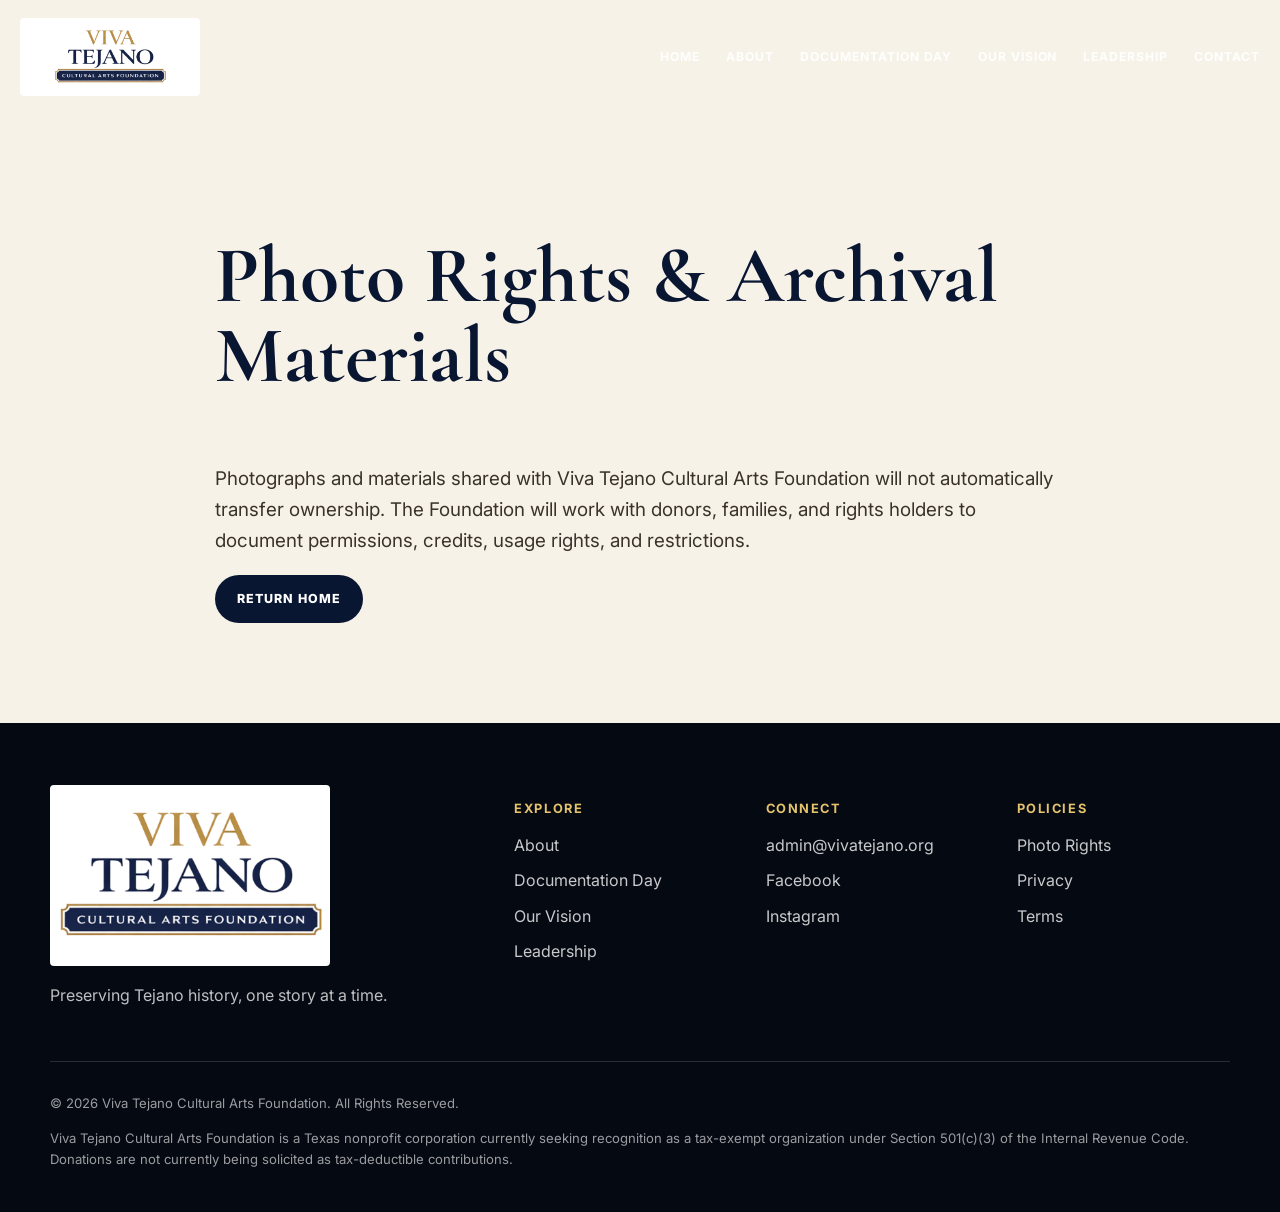
<file: photo-rights.html>
<!doctype html>
<html lang="en">
<head>
  <meta charset="utf-8">
  <meta name="viewport" content="width=device-width, initial-scale=1">
  <title>Photo Rights | Viva Tejano Cultural Arts Foundation</title>
  <meta name="description" content="Preserving Tejano history, one story at a time.">
  <meta property="og:title" content="Photo Rights | Viva Tejano Cultural Arts Foundation">
  <meta property="og:description" content="Preserving Tejano history, one story at a time.">
  <meta property="og:type" content="website">
  <meta property="og:url" content="https://vivatejano.org/">
  <meta property="og:image" content="https://vivatejano.org/assets/images/hero-crowd.jpg">
  <link rel="preconnect" href="https://fonts.googleapis.com">
  <link rel="preconnect" href="https://fonts.gstatic.com" crossorigin>
  <link href="https://fonts.googleapis.com/css2?family=Cormorant+Garamond:wght@500;600;700&family=Inter:wght@400;500;600;700;800&display=swap" rel="stylesheet">
  <link rel="stylesheet" href="css/styles.css">
</head>
<body class="">

<header class="site-header" data-header>
  <a class="skip-link" href="#main">Skip to content</a>
  <div class="nav-wrap">
    <a class="brand-mark" href="index.html" aria-label="Viva Tejano Cultural Arts Foundation Home">
      <img src="assets/logos/primary-logo.png" alt="Viva Tejano Cultural Arts Foundation">
    </a>
    <button class="nav-toggle" type="button" aria-expanded="false" aria-controls="site-nav" data-nav-toggle>
      <span>Menu</span>
    </button>
    <nav class="site-nav" id="site-nav" aria-label="Primary navigation" data-nav>
      <a href="index.html">Home</a>
      <a href="about.html">About</a>
      <a href="documentation-day.html">Documentation Day</a>
      <a href="vision.html">Our Vision</a>
      <a href="leadership.html">Leadership</a>
      <a href="contact.html">Contact</a>
    </nav>
  </div>
</header>

<main id="main">
<section class="simple-page"><div class="wrap narrow"><h1>Photo Rights & Archival Materials</h1><p class="lead">Photographs and materials shared with Viva Tejano Cultural Arts Foundation will not automatically transfer ownership. The Foundation will work with donors, families, and rights holders to document permissions, credits, usage rights, and restrictions.</p><a class="btn btn-dark" href="index.html">Return Home</a></div></section>
</main>

<footer class="site-footer">
  <div class="footer-inner">
    <div class="footer-brand">
      <img src="assets/logos/primary-logo.png" alt="Viva Tejano Cultural Arts Foundation">
      <p>Preserving Tejano history, one story at a time.</p>
    </div>
    <div class="footer-col">
      <h3>Explore</h3>
      <a href="about.html">About</a>
      <a href="documentation-day.html">Documentation Day</a>
      <a href="vision.html">Our Vision</a>
      <a href="leadership.html">Leadership</a>
    </div>
    <div class="footer-col">
      <h3>Connect</h3>
      <a href="mailto:admin@vivatejano.org">admin@vivatejano.org</a>
      <a href="https://www.facebook.com/vivatejanofoundation">Facebook</a>
      <a href="https://www.instagram.com/vivatejanofoundation">Instagram</a>
    </div>
    <div class="footer-col">
      <h3>Policies</h3>
      <a href="photo-rights.html">Photo Rights</a>
      <a href="privacy.html">Privacy</a>
      <a href="terms.html">Terms</a>
    </div>
  </div>
  <div class="legal">
    <p>© 2026 Viva Tejano Cultural Arts Foundation. All Rights Reserved.</p>
    <p>Viva Tejano Cultural Arts Foundation is a Texas nonprofit corporation currently seeking recognition as a tax-exempt organization under Section 501(c)(3) of the Internal Revenue Code. Donations are not currently being solicited as tax-deductible contributions.</p>
  </div>
</footer>

<script src="js/script.js"></script>
</body>
</html>
</file>
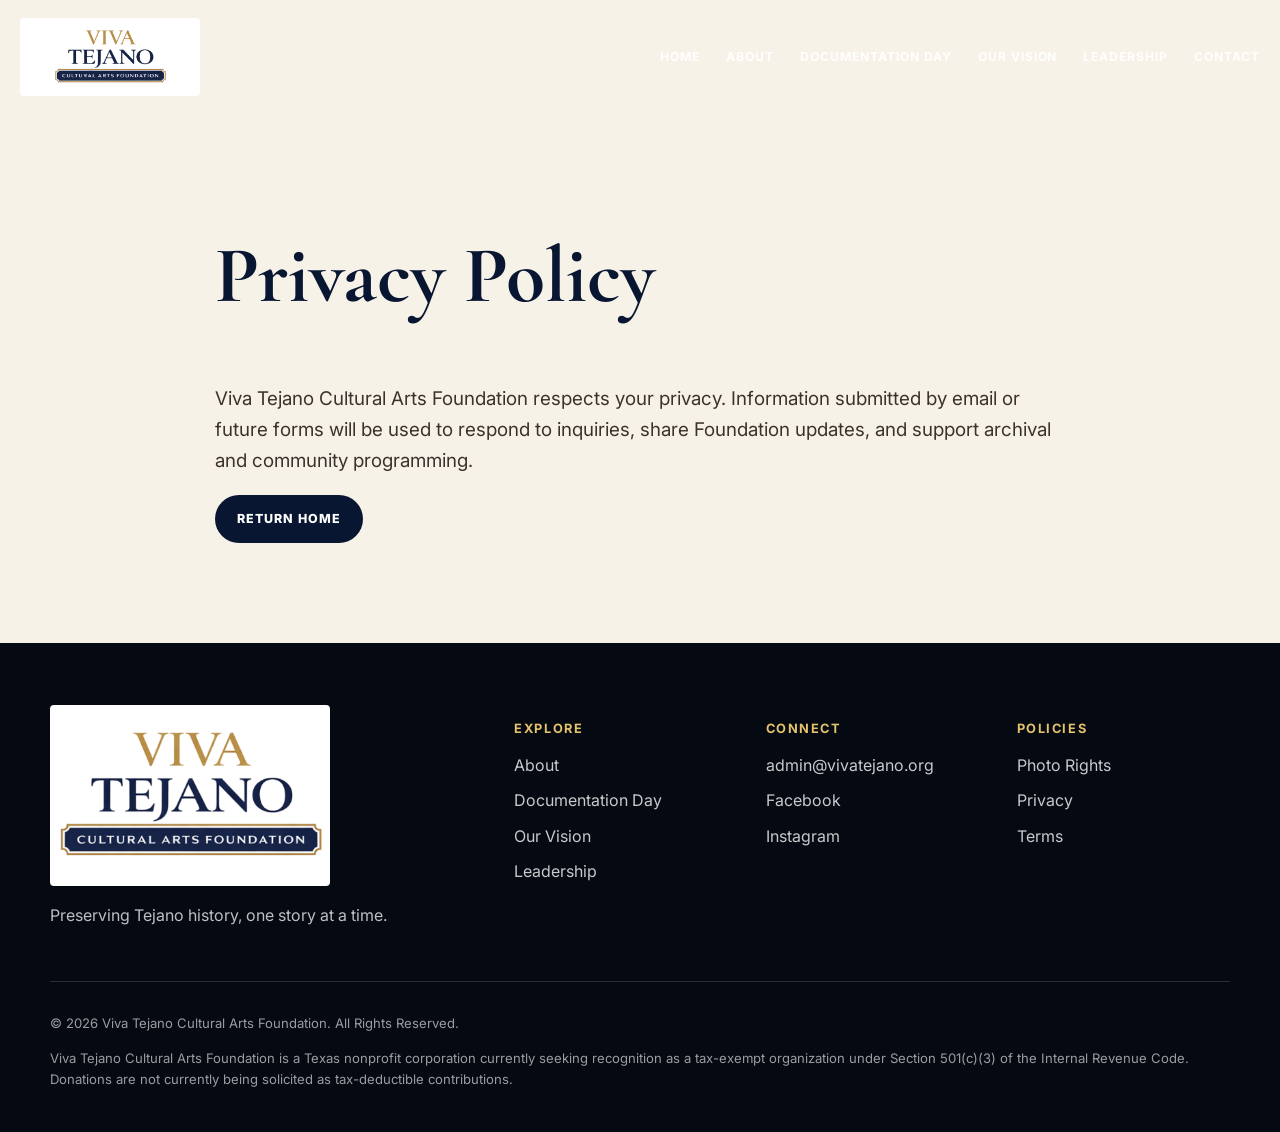
<file: privacy.html>
<!doctype html>
<html lang="en">
<head>
  <meta charset="utf-8">
  <meta name="viewport" content="width=device-width, initial-scale=1">
  <title>Privacy Policy | Viva Tejano Cultural Arts Foundation</title>
  <meta name="description" content="Preserving Tejano history, one story at a time.">
  <meta property="og:title" content="Privacy Policy | Viva Tejano Cultural Arts Foundation">
  <meta property="og:description" content="Preserving Tejano history, one story at a time.">
  <meta property="og:type" content="website">
  <meta property="og:url" content="https://vivatejano.org/">
  <meta property="og:image" content="https://vivatejano.org/assets/images/hero-crowd.jpg">
  <link rel="preconnect" href="https://fonts.googleapis.com">
  <link rel="preconnect" href="https://fonts.gstatic.com" crossorigin>
  <link href="https://fonts.googleapis.com/css2?family=Cormorant+Garamond:wght@500;600;700&family=Inter:wght@400;500;600;700;800&display=swap" rel="stylesheet">
  <link rel="stylesheet" href="css/styles.css">
</head>
<body class="">

<header class="site-header" data-header>
  <a class="skip-link" href="#main">Skip to content</a>
  <div class="nav-wrap">
    <a class="brand-mark" href="index.html" aria-label="Viva Tejano Cultural Arts Foundation Home">
      <img src="assets/logos/primary-logo.png" alt="Viva Tejano Cultural Arts Foundation">
    </a>
    <button class="nav-toggle" type="button" aria-expanded="false" aria-controls="site-nav" data-nav-toggle>
      <span>Menu</span>
    </button>
    <nav class="site-nav" id="site-nav" aria-label="Primary navigation" data-nav>
      <a href="index.html">Home</a>
      <a href="about.html">About</a>
      <a href="documentation-day.html">Documentation Day</a>
      <a href="vision.html">Our Vision</a>
      <a href="leadership.html">Leadership</a>
      <a href="contact.html">Contact</a>
    </nav>
  </div>
</header>

<main id="main">
<section class="simple-page"><div class="wrap narrow"><h1>Privacy Policy</h1><p class="lead">Viva Tejano Cultural Arts Foundation respects your privacy. Information submitted by email or future forms will be used to respond to inquiries, share Foundation updates, and support archival and community programming.</p><a class="btn btn-dark" href="index.html">Return Home</a></div></section>
</main>

<footer class="site-footer">
  <div class="footer-inner">
    <div class="footer-brand">
      <img src="assets/logos/primary-logo.png" alt="Viva Tejano Cultural Arts Foundation">
      <p>Preserving Tejano history, one story at a time.</p>
    </div>
    <div class="footer-col">
      <h3>Explore</h3>
      <a href="about.html">About</a>
      <a href="documentation-day.html">Documentation Day</a>
      <a href="vision.html">Our Vision</a>
      <a href="leadership.html">Leadership</a>
    </div>
    <div class="footer-col">
      <h3>Connect</h3>
      <a href="mailto:admin@vivatejano.org">admin@vivatejano.org</a>
      <a href="https://www.facebook.com/vivatejanofoundation">Facebook</a>
      <a href="https://www.instagram.com/vivatejanofoundation">Instagram</a>
    </div>
    <div class="footer-col">
      <h3>Policies</h3>
      <a href="photo-rights.html">Photo Rights</a>
      <a href="privacy.html">Privacy</a>
      <a href="terms.html">Terms</a>
    </div>
  </div>
  <div class="legal">
    <p>© 2026 Viva Tejano Cultural Arts Foundation. All Rights Reserved.</p>
    <p>Viva Tejano Cultural Arts Foundation is a Texas nonprofit corporation currently seeking recognition as a tax-exempt organization under Section 501(c)(3) of the Internal Revenue Code. Donations are not currently being solicited as tax-deductible contributions.</p>
  </div>
</footer>

<script src="js/script.js"></script>
</body>
</html>
</file>
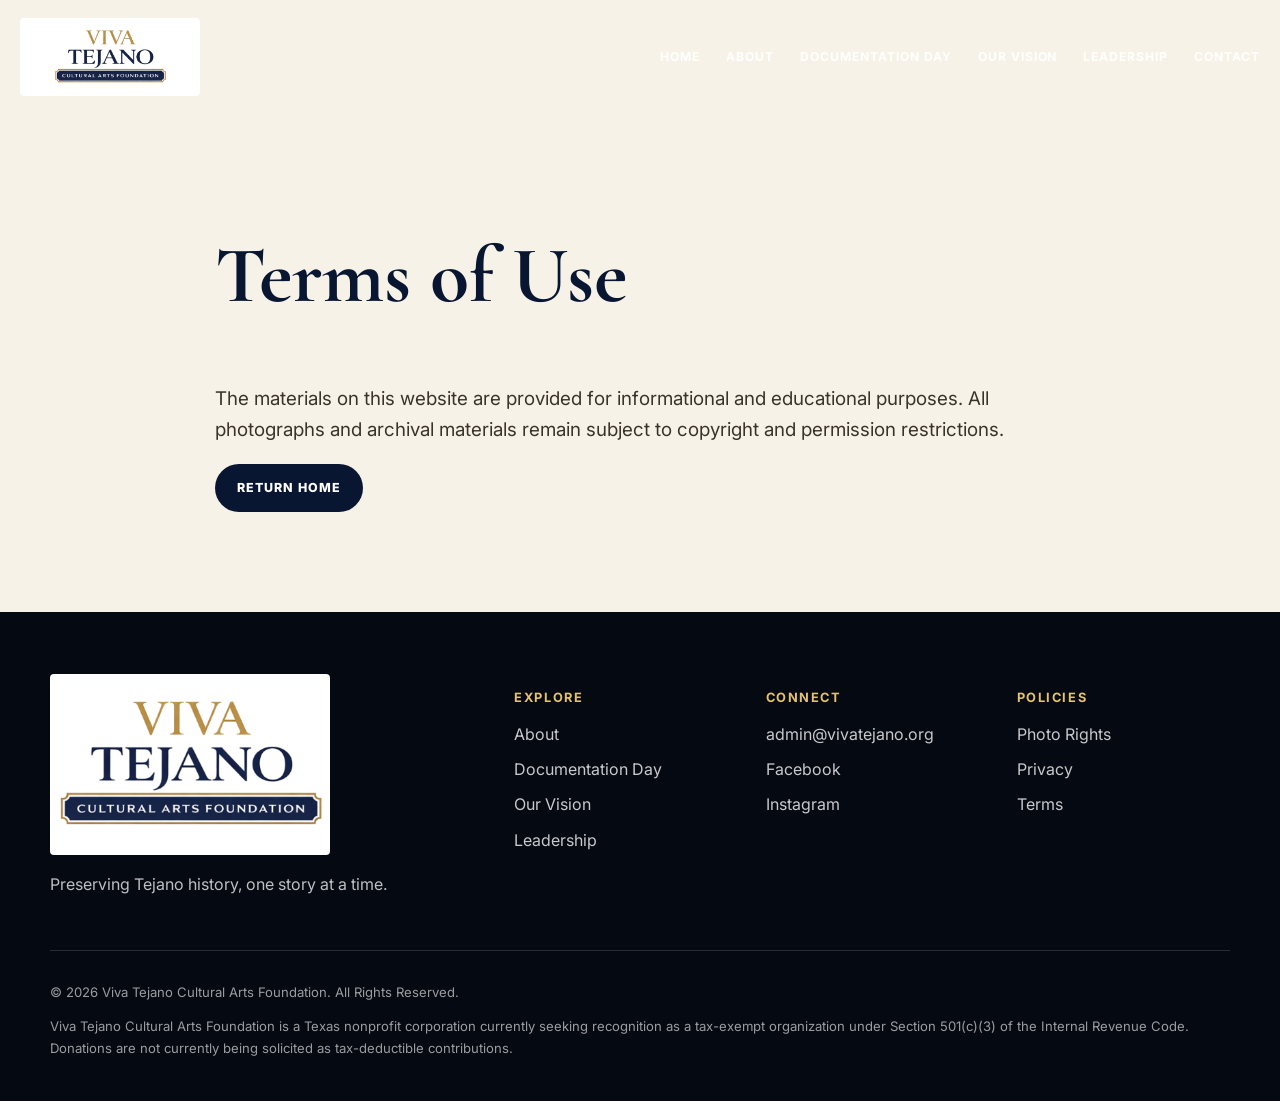
<file: terms.html>
<!doctype html>
<html lang="en">
<head>
  <meta charset="utf-8">
  <meta name="viewport" content="width=device-width, initial-scale=1">
  <title>Terms of Use | Viva Tejano Cultural Arts Foundation</title>
  <meta name="description" content="Preserving Tejano history, one story at a time.">
  <meta property="og:title" content="Terms of Use | Viva Tejano Cultural Arts Foundation">
  <meta property="og:description" content="Preserving Tejano history, one story at a time.">
  <meta property="og:type" content="website">
  <meta property="og:url" content="https://vivatejano.org/">
  <meta property="og:image" content="https://vivatejano.org/assets/images/hero-crowd.jpg">
  <link rel="preconnect" href="https://fonts.googleapis.com">
  <link rel="preconnect" href="https://fonts.gstatic.com" crossorigin>
  <link href="https://fonts.googleapis.com/css2?family=Cormorant+Garamond:wght@500;600;700&family=Inter:wght@400;500;600;700;800&display=swap" rel="stylesheet">
  <link rel="stylesheet" href="css/styles.css">
</head>
<body class="">

<header class="site-header" data-header>
  <a class="skip-link" href="#main">Skip to content</a>
  <div class="nav-wrap">
    <a class="brand-mark" href="index.html" aria-label="Viva Tejano Cultural Arts Foundation Home">
      <img src="assets/logos/primary-logo.png" alt="Viva Tejano Cultural Arts Foundation">
    </a>
    <button class="nav-toggle" type="button" aria-expanded="false" aria-controls="site-nav" data-nav-toggle>
      <span>Menu</span>
    </button>
    <nav class="site-nav" id="site-nav" aria-label="Primary navigation" data-nav>
      <a href="index.html">Home</a>
      <a href="about.html">About</a>
      <a href="documentation-day.html">Documentation Day</a>
      <a href="vision.html">Our Vision</a>
      <a href="leadership.html">Leadership</a>
      <a href="contact.html">Contact</a>
    </nav>
  </div>
</header>

<main id="main">
<section class="simple-page"><div class="wrap narrow"><h1>Terms of Use</h1><p class="lead">The materials on this website are provided for informational and educational purposes. All photographs and archival materials remain subject to copyright and permission restrictions.</p><a class="btn btn-dark" href="index.html">Return Home</a></div></section>
</main>

<footer class="site-footer">
  <div class="footer-inner">
    <div class="footer-brand">
      <img src="assets/logos/primary-logo.png" alt="Viva Tejano Cultural Arts Foundation">
      <p>Preserving Tejano history, one story at a time.</p>
    </div>
    <div class="footer-col">
      <h3>Explore</h3>
      <a href="about.html">About</a>
      <a href="documentation-day.html">Documentation Day</a>
      <a href="vision.html">Our Vision</a>
      <a href="leadership.html">Leadership</a>
    </div>
    <div class="footer-col">
      <h3>Connect</h3>
      <a href="mailto:admin@vivatejano.org">admin@vivatejano.org</a>
      <a href="https://www.facebook.com/vivatejanofoundation">Facebook</a>
      <a href="https://www.instagram.com/vivatejanofoundation">Instagram</a>
    </div>
    <div class="footer-col">
      <h3>Policies</h3>
      <a href="photo-rights.html">Photo Rights</a>
      <a href="privacy.html">Privacy</a>
      <a href="terms.html">Terms</a>
    </div>
  </div>
  <div class="legal">
    <p>© 2026 Viva Tejano Cultural Arts Foundation. All Rights Reserved.</p>
    <p>Viva Tejano Cultural Arts Foundation is a Texas nonprofit corporation currently seeking recognition as a tax-exempt organization under Section 501(c)(3) of the Internal Revenue Code. Donations are not currently being solicited as tax-deductible contributions.</p>
  </div>
</footer>

<script src="js/script.js"></script>
</body>
</html>
</file>
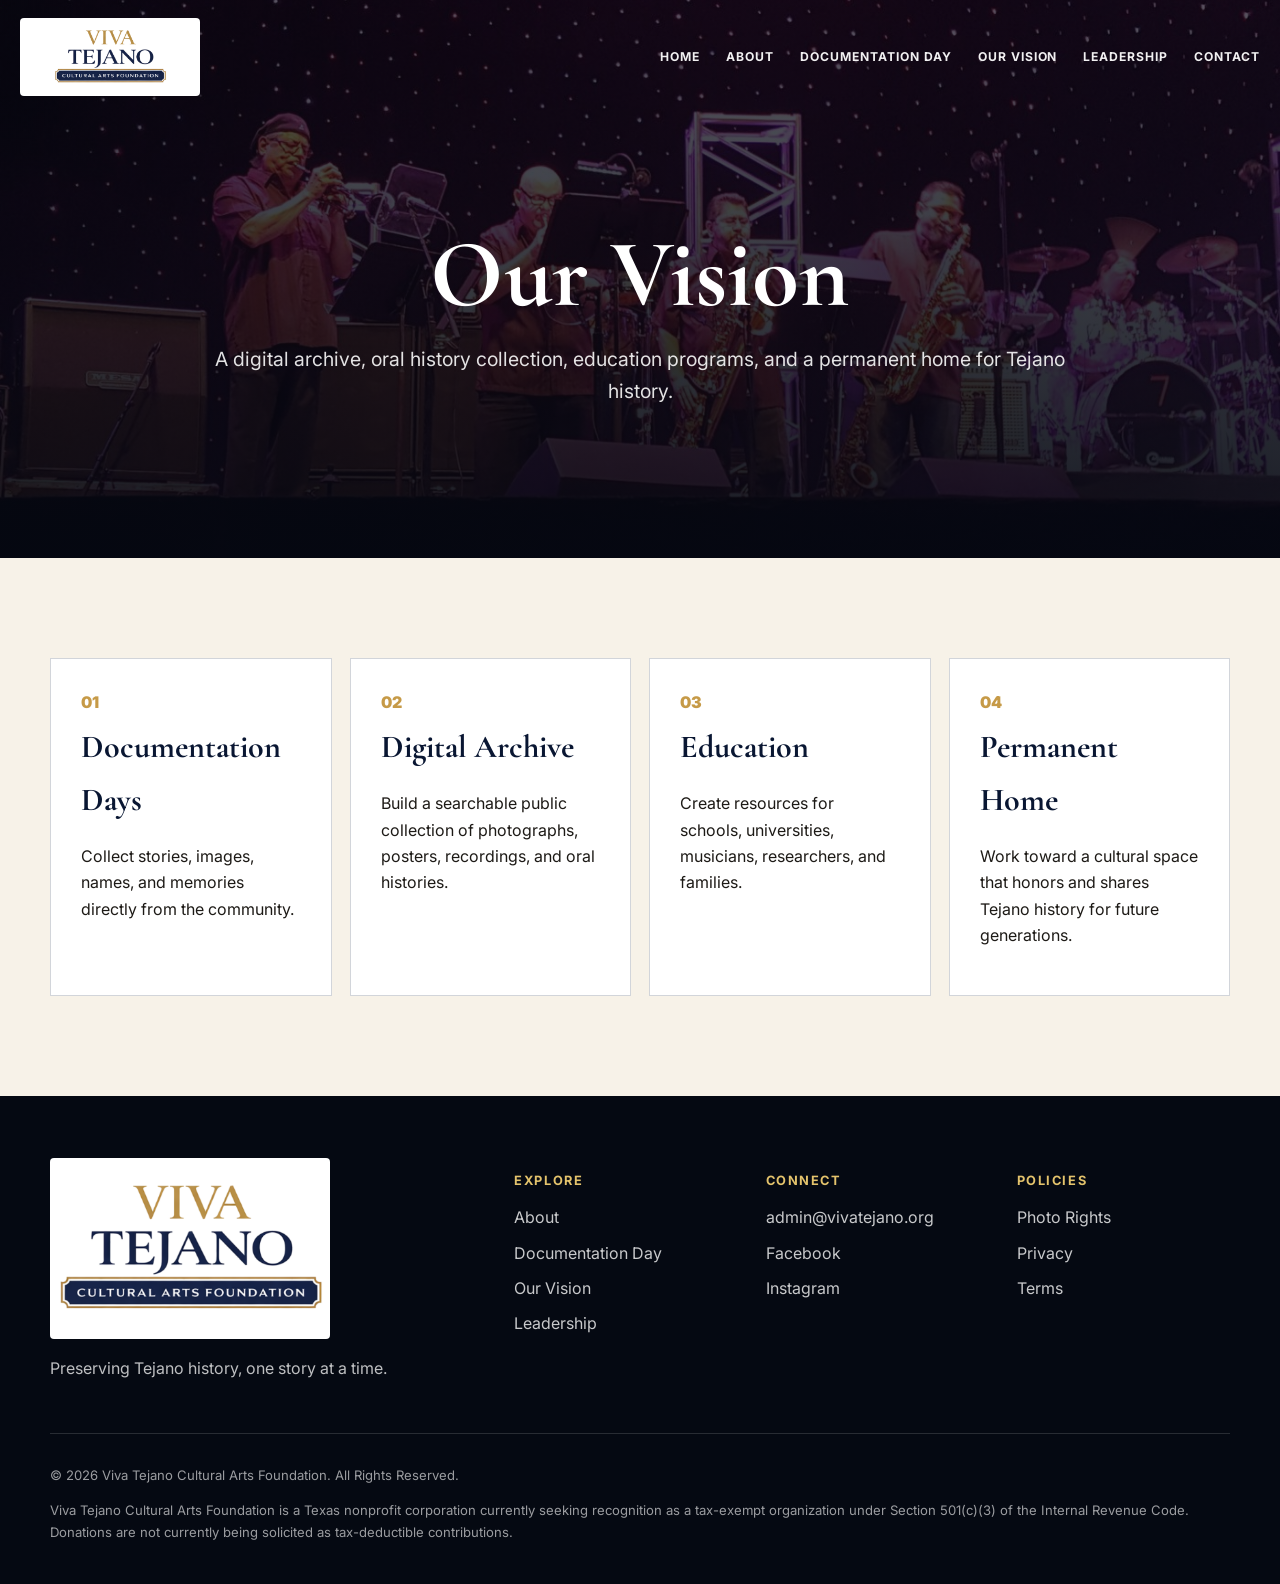
<file: vision.html>
<!doctype html>
<html lang="en">
<head>
  <meta charset="utf-8">
  <meta name="viewport" content="width=device-width, initial-scale=1">
  <title>Our Vision | Viva Tejano Cultural Arts Foundation</title>
  <meta name="description" content="Preserving Tejano history, one story at a time.">
  <meta property="og:title" content="Our Vision | Viva Tejano Cultural Arts Foundation">
  <meta property="og:description" content="Preserving Tejano history, one story at a time.">
  <meta property="og:type" content="website">
  <meta property="og:url" content="https://vivatejano.org/">
  <meta property="og:image" content="https://vivatejano.org/assets/images/hero-crowd.jpg">
  <link rel="preconnect" href="https://fonts.googleapis.com">
  <link rel="preconnect" href="https://fonts.gstatic.com" crossorigin>
  <link href="https://fonts.googleapis.com/css2?family=Cormorant+Garamond:wght@500;600;700&family=Inter:wght@400;500;600;700;800&display=swap" rel="stylesheet">
  <link rel="stylesheet" href="css/styles.css">
</head>
<body class="">

<header class="site-header" data-header>
  <a class="skip-link" href="#main">Skip to content</a>
  <div class="nav-wrap">
    <a class="brand-mark" href="index.html" aria-label="Viva Tejano Cultural Arts Foundation Home">
      <img src="assets/logos/primary-logo.png" alt="Viva Tejano Cultural Arts Foundation">
    </a>
    <button class="nav-toggle" type="button" aria-expanded="false" aria-controls="site-nav" data-nav-toggle>
      <span>Menu</span>
    </button>
    <nav class="site-nav" id="site-nav" aria-label="Primary navigation" data-nav>
      <a href="index.html">Home</a>
      <a href="about.html">About</a>
      <a href="documentation-day.html">Documentation Day</a>
      <a href="vision.html">Our Vision</a>
      <a href="leadership.html">Leadership</a>
      <a href="contact.html">Contact</a>
    </nav>
  </div>
</header>

<main id="main">
<section class="page-hero"><img src="assets/images/modern-stage.jpg" alt=""><div class="page-hero-overlay"></div><div class="page-hero-copy"><h1>Our Vision</h1><p>A digital archive, oral history collection, education programs, and a permanent home for Tejano history.</p></div></section>
<section class="section"><div class="wrap"><div class="timeline"><article><span>01</span><h3>Documentation Days</h3><p>Collect stories, images, names, and memories directly from the community.</p></article><article><span>02</span><h3>Digital Archive</h3><p>Build a searchable public collection of photographs, posters, recordings, and oral histories.</p></article><article><span>03</span><h3>Education</h3><p>Create resources for schools, universities, musicians, researchers, and families.</p></article><article><span>04</span><h3>Permanent Home</h3><p>Work toward a cultural space that honors and shares Tejano history for future generations.</p></article></div></div></section>
</main>

<footer class="site-footer">
  <div class="footer-inner">
    <div class="footer-brand">
      <img src="assets/logos/primary-logo.png" alt="Viva Tejano Cultural Arts Foundation">
      <p>Preserving Tejano history, one story at a time.</p>
    </div>
    <div class="footer-col">
      <h3>Explore</h3>
      <a href="about.html">About</a>
      <a href="documentation-day.html">Documentation Day</a>
      <a href="vision.html">Our Vision</a>
      <a href="leadership.html">Leadership</a>
    </div>
    <div class="footer-col">
      <h3>Connect</h3>
      <a href="mailto:admin@vivatejano.org">admin@vivatejano.org</a>
      <a href="https://www.facebook.com/vivatejanofoundation">Facebook</a>
      <a href="https://www.instagram.com/vivatejanofoundation">Instagram</a>
    </div>
    <div class="footer-col">
      <h3>Policies</h3>
      <a href="photo-rights.html">Photo Rights</a>
      <a href="privacy.html">Privacy</a>
      <a href="terms.html">Terms</a>
    </div>
  </div>
  <div class="legal">
    <p>© 2026 Viva Tejano Cultural Arts Foundation. All Rights Reserved.</p>
    <p>Viva Tejano Cultural Arts Foundation is a Texas nonprofit corporation currently seeking recognition as a tax-exempt organization under Section 501(c)(3) of the Internal Revenue Code. Donations are not currently being solicited as tax-deductible contributions.</p>
  </div>
</footer>

<script src="js/script.js"></script>
</body>
</html>
</file>
<file: css/styles.css>
:root{
  --navy:#091632;
  --navy-2:#0d2349;
  --gold:#c69a47;
  --gold-2:#e4c36c;
  --ivory:#f7f2e8;
  --paper:#fffaf0;
  --ink:#1d1a16;
  --muted:#6f675d;
  --line:rgba(9,22,50,.18);
  --shadow:0 24px 70px rgba(0,0,0,.22);
  --serif:'Cormorant Garamond', Georgia, serif;
  --sans:'Inter', Arial, sans-serif;
}
*{box-sizing:border-box}
html{scroll-behavior:smooth}
body{margin:0;background:var(--ivory);color:var(--ink);font-family:var(--sans);font-size:16px;line-height:1.65}
a{color:inherit}img{max-width:100%;display:block}.wrap{width:min(1180px,calc(100% - 40px));margin-inline:auto}.narrow{width:min(850px,calc(100% - 40px))}.skip-link{position:absolute;left:-999px;top:auto}.skip-link:focus{left:16px;top:16px;z-index:999;background:#fff;padding:10px 14px;border-radius:4px}.site-header{position:fixed;inset:0 0 auto 0;z-index:1000;padding:18px 0;transition:background .25s ease,box-shadow .25s ease,padding .25s ease}.site-header.is-scrolled,.site-header.is-open{background:rgba(9,22,50,.96);box-shadow:0 12px 45px rgba(0,0,0,.28);padding:10px 0}.nav-wrap{width:min(1240px,calc(100% - 36px));margin-inline:auto;display:flex;align-items:center;justify-content:space-between;gap:24px}.brand-mark{display:flex;align-items:center;text-decoration:none}.brand-mark img{width:180px;max-height:78px;object-fit:contain;background:#fff;border-radius:4px;padding:2px}.site-nav{display:flex;align-items:center;gap:26px}.site-nav a{color:#fff;text-decoration:none;text-transform:uppercase;letter-spacing:.08em;font-size:.76rem;font-weight:700;opacity:.94}.site-nav a:hover{color:var(--gold-2)}.nav-toggle{display:none;background:rgba(255,255,255,.08);border:1px solid rgba(255,255,255,.25);color:#fff;border-radius:999px;padding:10px 14px;font-weight:700;text-transform:uppercase;letter-spacing:.08em}.hero{position:relative;min-height:100svh;display:grid;place-items:center;overflow:hidden;background:#050912}.hero-bg{position:absolute;inset:0;width:100%;height:100%;object-fit:cover;filter:grayscale(.08) saturate(.9);opacity:.72}.hero-shade{position:absolute;inset:0;background:radial-gradient(circle at center,rgba(9,22,50,.15),rgba(5,8,18,.88) 74%),linear-gradient(180deg,rgba(5,8,18,.28),rgba(5,8,18,.95))}.hero-content{position:relative;z-index:2;width:min(1100px,calc(100% - 36px));text-align:center;color:#fff;padding:115px 0 70px}.hero-logo{width:min(880px,94vw);margin:0 auto 24px;background:#fff;border-radius:6px;padding:6px;box-shadow:0 18px 40px rgba(0,0,0,.35)}.kicker,.eyebrow{color:var(--gold-2);text-transform:uppercase;letter-spacing:.18em;font-size:.78rem;font-weight:800;margin:0 0 12px}.hero h1{font-family:var(--serif);font-size:clamp(3rem,8vw,7.2rem);line-height:.9;margin:0 auto 22px;max-width:1040px;font-weight:700;text-shadow:0 8px 32px rgba(0,0,0,.55)}.hero-copy{font-size:clamp(1rem,2.2vw,1.35rem);max-width:760px;margin:0 auto 30px;color:rgba(255,255,255,.9)}.hero-actions{display:flex;gap:14px;justify-content:center;flex-wrap:wrap}.btn{display:inline-flex;align-items:center;justify-content:center;min-height:48px;padding:13px 22px;border-radius:999px;text-decoration:none;font-weight:800;text-transform:uppercase;letter-spacing:.08em;font-size:.78rem;transition:transform .2s ease,background .2s ease,border-color .2s ease}.btn:hover{transform:translateY(-2px)}.btn-gold{background:var(--gold);color:#100b05}.btn-gold:hover{background:var(--gold-2)}.btn-outline{border:1px solid rgba(255,255,255,.45);color:#fff;background:rgba(255,255,255,.07)}.btn-dark{background:var(--navy);color:#fff}.status-strip{background:var(--gold);color:#120d05}.status-inner{display:flex;gap:18px;align-items:center;justify-content:center;padding:14px 0;text-align:center;flex-wrap:wrap}.status-inner a{font-weight:800;text-transform:uppercase;letter-spacing:.08em}.section{padding:100px 0}.two-col{display:grid;grid-template-columns:1fr 1fr;gap:68px;align-items:center}.two-col.reverse{grid-template-columns:1fr 1fr}.copy h2,.section-heading h2{font-family:var(--serif);font-size:clamp(2.4rem,5vw,4.6rem);line-height:1;margin:0 0 22px;color:var(--navy);font-weight:700}.lead{font-size:1.18rem;color:#3a332b}.feature-photo{margin:0;background:#fff;padding:14px;box-shadow:var(--shadow);transform:rotate(-1deg)}.feature-photo img{aspect-ratio:4/3;object-fit:cover;width:100%}.feature-photo figcaption{padding:12px 6px 2px;font-size:.9rem;color:var(--muted)}.navy-section{background:var(--navy);color:#fff}.navy-section h2,.navy-section h3{color:#fff}.navy-section p{color:rgba(255,255,255,.84)}.navy-section .feature-photo{background:#132d56}.navy-section .feature-photo figcaption{color:rgba(255,255,255,.75)}.documentation-feature{background:linear-gradient(180deg,var(--ivory),#efe4d0)}.event-panel{display:grid;grid-template-columns:.95fr 1.05fr;background:var(--paper);border:1px solid var(--line);box-shadow:var(--shadow)}.event-image img{height:100%;min-height:520px;width:100%;object-fit:cover}.event-copy{padding:54px}.event-copy h2{font-family:var(--serif);font-size:clamp(2.3rem,5vw,4.5rem);line-height:1;color:var(--navy);margin:0 0 18px}.full-badge{display:inline-block;background:var(--navy);color:#fff;border-left:6px solid var(--gold);padding:10px 14px;margin:0 0 18px;font-weight:800}.event-meta{display:grid;grid-template-columns:repeat(3,1fr);gap:12px;margin:26px 0}.event-meta div{border:1px solid var(--line);padding:16px;background:#fff}.event-meta span{display:block;text-transform:uppercase;font-size:.7rem;letter-spacing:.13em;color:var(--muted);font-weight:800}.event-meta strong{display:block;color:var(--navy);font-size:1.05rem}.preserve-list{display:flex;flex-wrap:wrap;gap:8px;margin-top:22px}.preserve-list span{border:1px solid var(--line);background:#fff;border-radius:999px;padding:8px 12px;font-weight:700;color:var(--navy);font-size:.85rem}.section-heading{text-align:center;max-width:840px;margin:0 auto 48px}.pillar-grid{display:grid;grid-template-columns:repeat(4,1fr);gap:20px}.pillar{background:#fff;border:1px solid var(--line);box-shadow:0 12px 35px rgba(0,0,0,.08)}.pillar img{width:100%;aspect-ratio:1/1;object-fit:cover}.pillar h3{font-family:var(--serif);font-size:2rem;color:var(--navy);margin:22px 22px 6px}.pillar p{margin:0 22px 26px;color:var(--muted)}.exhibit-grid{display:grid;grid-template-columns:1.2fr .8fr .8fr;grid-auto-rows:320px;gap:18px}.exhibit-card{position:relative;margin:0;overflow:hidden;background:#000}.exhibit-card.tall{grid-row:span 2}.exhibit-card.wide{grid-column:span 2}.exhibit-card img{width:100%;height:100%;object-fit:cover;opacity:.85;transition:transform .5s ease,opacity .5s ease}.exhibit-card:hover img{transform:scale(1.04);opacity:.68}.exhibit-card figcaption{position:absolute;left:0;right:0;bottom:0;padding:24px;background:linear-gradient(0deg,rgba(0,0,0,.88),rgba(0,0,0,0));color:#fff}.exhibit-card strong{display:block;font-family:var(--serif);font-size:2rem;line-height:1}.exhibit-card span{display:block;color:rgba(255,255,255,.82);font-size:.95rem}.promise-card,.info-card{background:#fff;border:1px solid var(--line);padding:42px;box-shadow:0 18px 45px rgba(0,0,0,.08)}.promise-card h3,.info-card h3{font-family:var(--serif);font-size:2.2rem;margin:0 0 14px;color:var(--navy)}.page-hero{position:relative;min-height:62vh;display:grid;place-items:center;text-align:center;color:#fff;background:#050912;overflow:hidden}.page-hero img{position:absolute;inset:0;width:100%;height:100%;object-fit:cover;opacity:.6}.page-hero-overlay{position:absolute;inset:0;background:linear-gradient(180deg,rgba(5,8,18,.45),rgba(5,8,18,.88))}.page-hero-copy{position:relative;z-index:2;width:min(900px,calc(100% - 36px));padding-top:96px}.page-hero h1{font-family:var(--serif);font-size:clamp(3.2rem,8vw,6rem);line-height:1;margin:0 0 16px}.page-hero p{font-size:1.22rem;color:rgba(255,255,255,.88)}.timeline{display:grid;grid-template-columns:repeat(4,1fr);gap:18px}.timeline article,.placeholder-grid article{background:#fff;border:1px solid var(--line);padding:30px}.timeline span{color:var(--gold);font-weight:900}.timeline h3,.placeholder-grid h3{font-family:var(--serif);font-size:2rem;color:var(--navy);margin:6px 0}.placeholder-grid{display:grid;grid-template-columns:repeat(2,1fr);gap:24px}.portrait-placeholder{aspect-ratio:4/5;background:linear-gradient(135deg,#efe5d2,#fff);border:1px dashed var(--line);display:grid;place-items:center;color:var(--muted);font-weight:800;text-transform:uppercase;letter-spacing:.08em}.simple-page{padding:170px 0 100px}.simple-page h1{font-family:var(--serif);font-size:clamp(3rem,7vw,5rem);color:var(--navy);line-height:1}.site-footer{background:#050912;color:#fff;padding:62px 0 28px}.footer-inner{width:min(1180px,calc(100% - 40px));margin-inline:auto;display:grid;grid-template-columns:2fr 1fr 1fr 1fr;gap:38px}.footer-brand img{width:280px;margin-bottom:16px;background:#fff;border-radius:4px;padding:3px}.footer-brand p{color:rgba(255,255,255,.74);max-width:360px}.footer-col h3{color:var(--gold-2);text-transform:uppercase;letter-spacing:.12em;font-size:.8rem}.footer-col a{display:block;color:rgba(255,255,255,.78);text-decoration:none;margin:9px 0}.footer-col a:hover{color:var(--gold-2)}.legal{width:min(1180px,calc(100% - 40px));margin:36px auto 0;border-top:1px solid rgba(255,255,255,.14);padding-top:18px;color:rgba(255,255,255,.6);font-size:.82rem}.reveal{opacity:0;transform:translateY(18px);transition:opacity .7s ease,transform .7s ease}.reveal.is-visible{opacity:1;transform:none}
@media(max-width:980px){.site-nav{position:absolute;top:100%;left:18px;right:18px;background:rgba(9,22,50,.98);padding:20px;border:1px solid rgba(255,255,255,.14);display:none;flex-direction:column;align-items:flex-start}.site-header.is-open .site-nav{display:flex}.nav-toggle{display:inline-flex}.brand-mark img{width:150px}.two-col,.event-panel{grid-template-columns:1fr}.event-image img{min-height:360px}.pillar-grid{grid-template-columns:repeat(2,1fr)}.exhibit-grid{grid-template-columns:1fr 1fr;grid-auto-rows:280px}.timeline{grid-template-columns:1fr 1fr}.footer-inner{grid-template-columns:1fr 1fr}.event-copy{padding:34px}.hero-logo{width:min(720px,96vw)}}
@media(max-width:640px){.wrap{width:min(100% - 28px,1180px)}.section{padding:70px 0}.hero-content{padding-top:112px}.hero h1{font-size:3.05rem}.hero-logo{width:min(520px,96vw);margin-bottom:16px;padding:4px}.status-inner{align-items:flex-start;text-align:left}.event-meta,.pillar-grid,.exhibit-grid,.timeline,.placeholder-grid,.footer-inner{grid-template-columns:1fr}.exhibit-card,.exhibit-card.tall,.exhibit-card.wide{grid-column:auto;grid-row:auto;min-height:330px}.event-image img{min-height:300px}.footer-brand img{width:230px}.page-hero{min-height:54vh}.site-header{padding:10px 0}.nav-wrap{width:calc(100% - 24px)}}
@media(prefers-reduced-motion:reduce){*{scroll-behavior:auto!important;transition:none!important}.reveal{opacity:1;transform:none}}


/* Leadership page */
.leadership-hero{position:relative;min-height:78vh;display:flex;align-items:flex-end;overflow:hidden;background:var(--navy);color:#fff}.leadership-hero-image{position:absolute;inset:0}.leadership-hero-image img{width:100%;height:100%;object-fit:cover;object-position:center 30%}.leadership-hero-overlay{position:absolute;inset:0;background:linear-gradient(90deg,rgba(4,10,38,.88) 0%,rgba(8,16,50,.58) 48%,rgba(8,16,50,.2) 100%),linear-gradient(0deg,rgba(6,10,28,.72) 0%,rgba(6,10,28,.08) 60%)}.leadership-hero-copy{position:relative;z-index:2;padding-top:10rem;padding-bottom:5rem}.leadership-hero-copy h1{font-family:"Cormorant Garamond",Georgia,serif;font-size:clamp(3rem,7vw,6.4rem);line-height:.93;letter-spacing:-.04em;max-width:880px;margin:0 0 1.25rem}.leadership-hero-copy>p:last-child{max-width:760px;font-size:1.15rem;color:rgba(255,255,255,.88)}.leadership-intro{padding-bottom:3.5rem}.leadership-profiles{background:var(--paper);padding-top:2rem}.leader-profile{display:grid;grid-template-columns:minmax(300px,420px) minmax(0,1fr);gap:clamp(2rem,6vw,5.5rem);align-items:center;padding:4.5rem 0;border-top:1px solid rgba(11,18,63,.12)}.leader-profile:first-child{border-top:0}.leader-profile.reverse{grid-template-columns:minmax(0,1fr) minmax(300px,420px)}.leader-profile.reverse .leader-photo{order:2}.leader-profile.reverse .leader-copy{order:1}.leader-photo{position:relative}.leader-photo::before{content:"";position:absolute;inset:18px -18px -18px 18px;border:2px solid var(--gold);z-index:0}.leader-photo img{position:relative;z-index:1;width:100%;aspect-ratio:4/5;object-fit:cover;object-position:center top;box-shadow:var(--shadow);background:#ddd}.leader-copy h2{font-family:"Cormorant Garamond",Georgia,serif;color:var(--navy);font-size:clamp(2.35rem,4vw,4rem);line-height:.98;letter-spacing:-.035em;margin-bottom:1.35rem}.leader-copy p:not(.eyebrow){color:#37322f;font-size:1.02rem}.leader-copy p:last-child{margin-bottom:0}@media(max-width:860px){.leadership-hero{min-height:68vh}.leadership-hero-copy{padding-top:7rem;padding-bottom:3.5rem}.leader-profile,.leader-profile.reverse{grid-template-columns:1fr;gap:2.25rem;padding:3.25rem 0}.leader-profile.reverse .leader-photo,.leader-profile.reverse .leader-copy{order:initial}.leader-photo{width:min(520px,94%);margin-inline:auto}}@media(max-width:520px){.leadership-hero{min-height:62vh}.leadership-hero-image img{object-position:center 25%}.leadership-hero-copy{padding-top:6rem;padding-bottom:2.75rem}.leader-photo::before{inset:10px -10px -10px 10px}}


/* Documentation Day #2 */
.open-badge{display:inline-block;margin:.4rem 0 1rem;padding:.5rem .8rem;border-radius:999px;background:var(--gold);color:#111;font-size:.78rem;font-weight:900;letter-spacing:.08em;text-transform:uppercase}.docday-home-poster img{object-fit:contain!important;background:var(--navy)}.event-address{font-weight:700;color:var(--muted)}.btn-outline-dark{border-color:var(--navy);color:var(--navy);background:transparent}.docday-grid{display:grid;grid-template-columns:minmax(300px,.8fr) minmax(0,1fr);gap:clamp(2.5rem,7vw,6rem);align-items:center}.docday-poster img{width:100%;box-shadow:var(--shadow)}.docday-details h2{color:var(--navy)}.docday-card{margin:2rem 0;border-top:1px solid rgba(11,18,63,.18);border-bottom:1px solid rgba(11,18,63,.18)}.docday-card>div{display:grid;grid-template-columns:95px 1fr;gap:1rem;padding:.9rem 0;border-bottom:1px solid rgba(11,18,63,.1)}.docday-card>div:last-child{border-bottom:0}.docday-card span{color:var(--gold);text-transform:uppercase;letter-spacing:.1em;font-size:.72rem;font-weight:900}.docday-card strong{color:var(--navy)}.registration-note{color:var(--muted);font-size:.9rem}.docday-info{display:grid;grid-template-columns:repeat(3,1fr);gap:1.25rem}.docday-info article{padding:1.6rem;border:1px solid rgba(255,255,255,.16);background:rgba(255,255,255,.07)}.docday-info h3{color:var(--gold)}.docday-info p,.docday-info li{color:rgba(255,255,255,.84)}.docday-info ul{padding-left:1.2rem}.docday-contact{margin-top:1.4rem;font-weight:700}@media(max-width:860px){.docday-grid,.docday-info{grid-template-columns:1fr}.docday-poster{width:min(620px,100%);margin-inline:auto}}@media(max-width:520px){.docday-card>div{grid-template-columns:1fr;gap:.25rem}}
</file>
